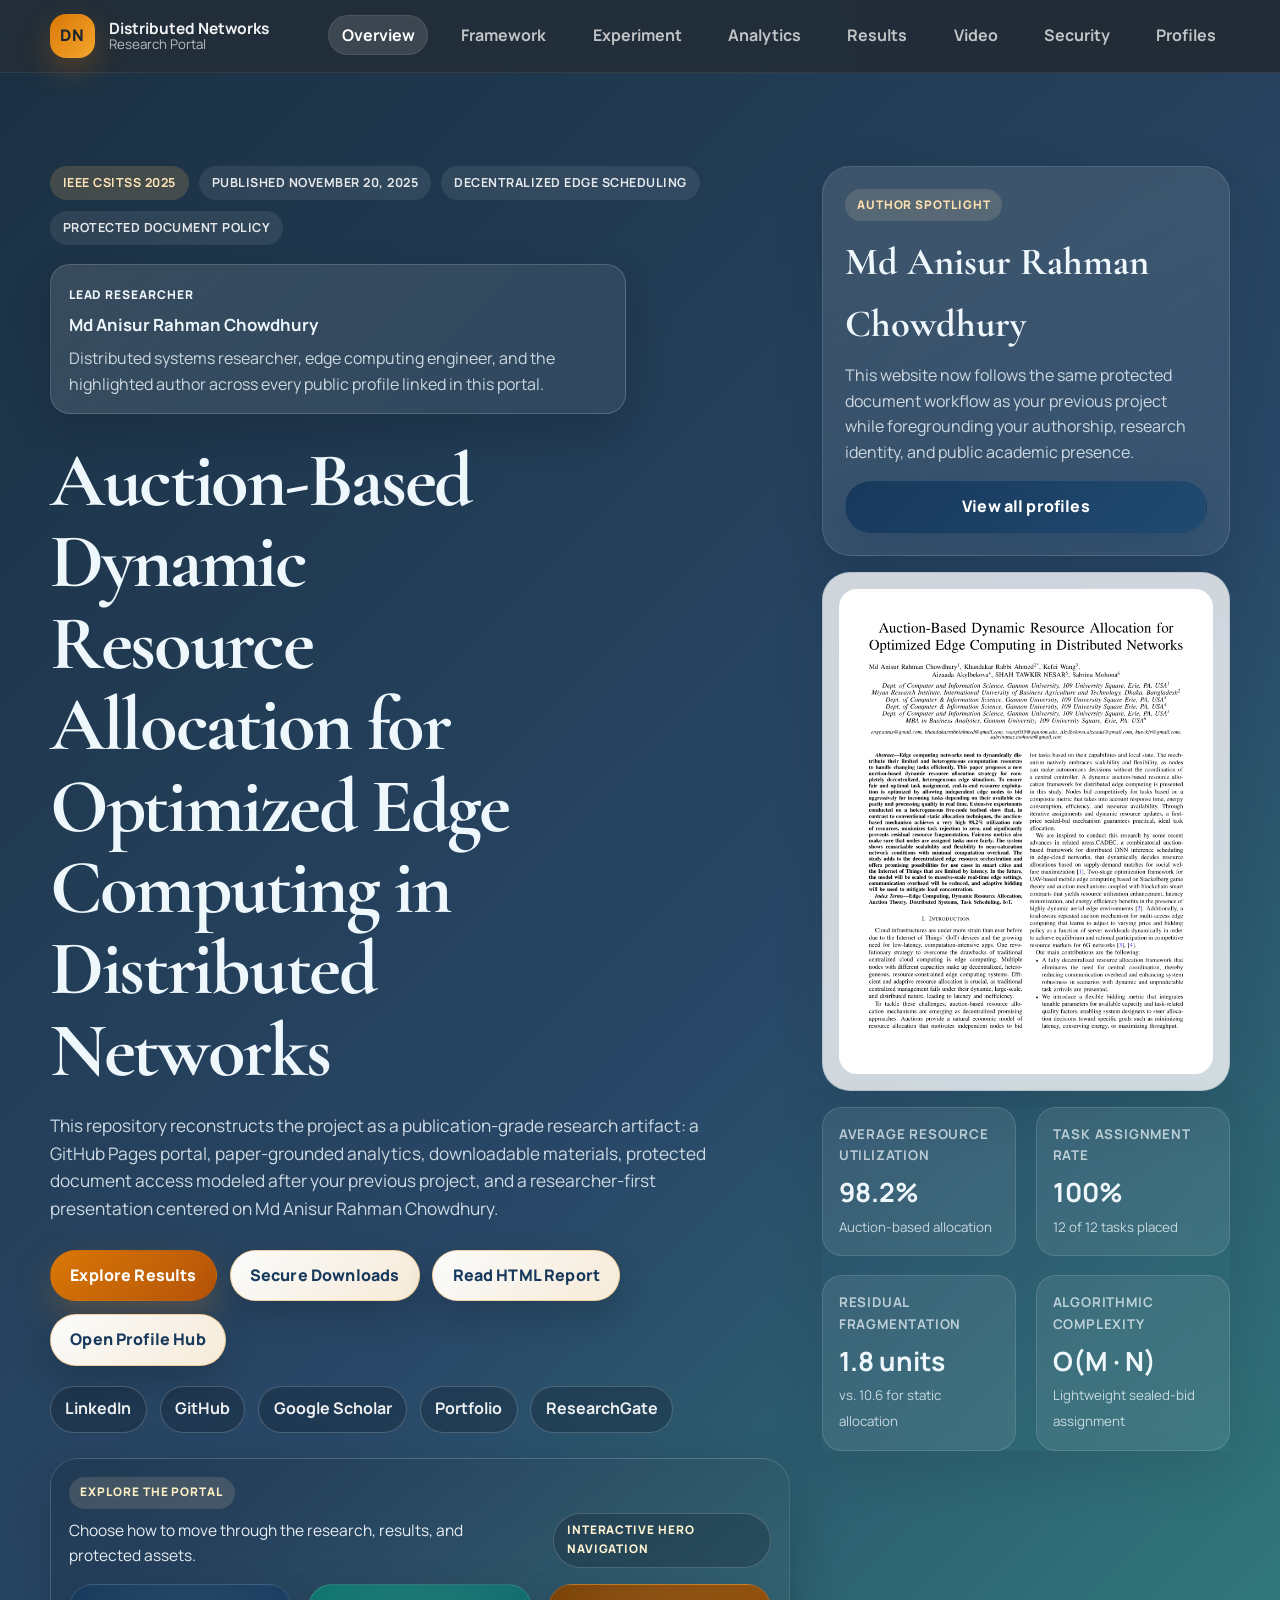
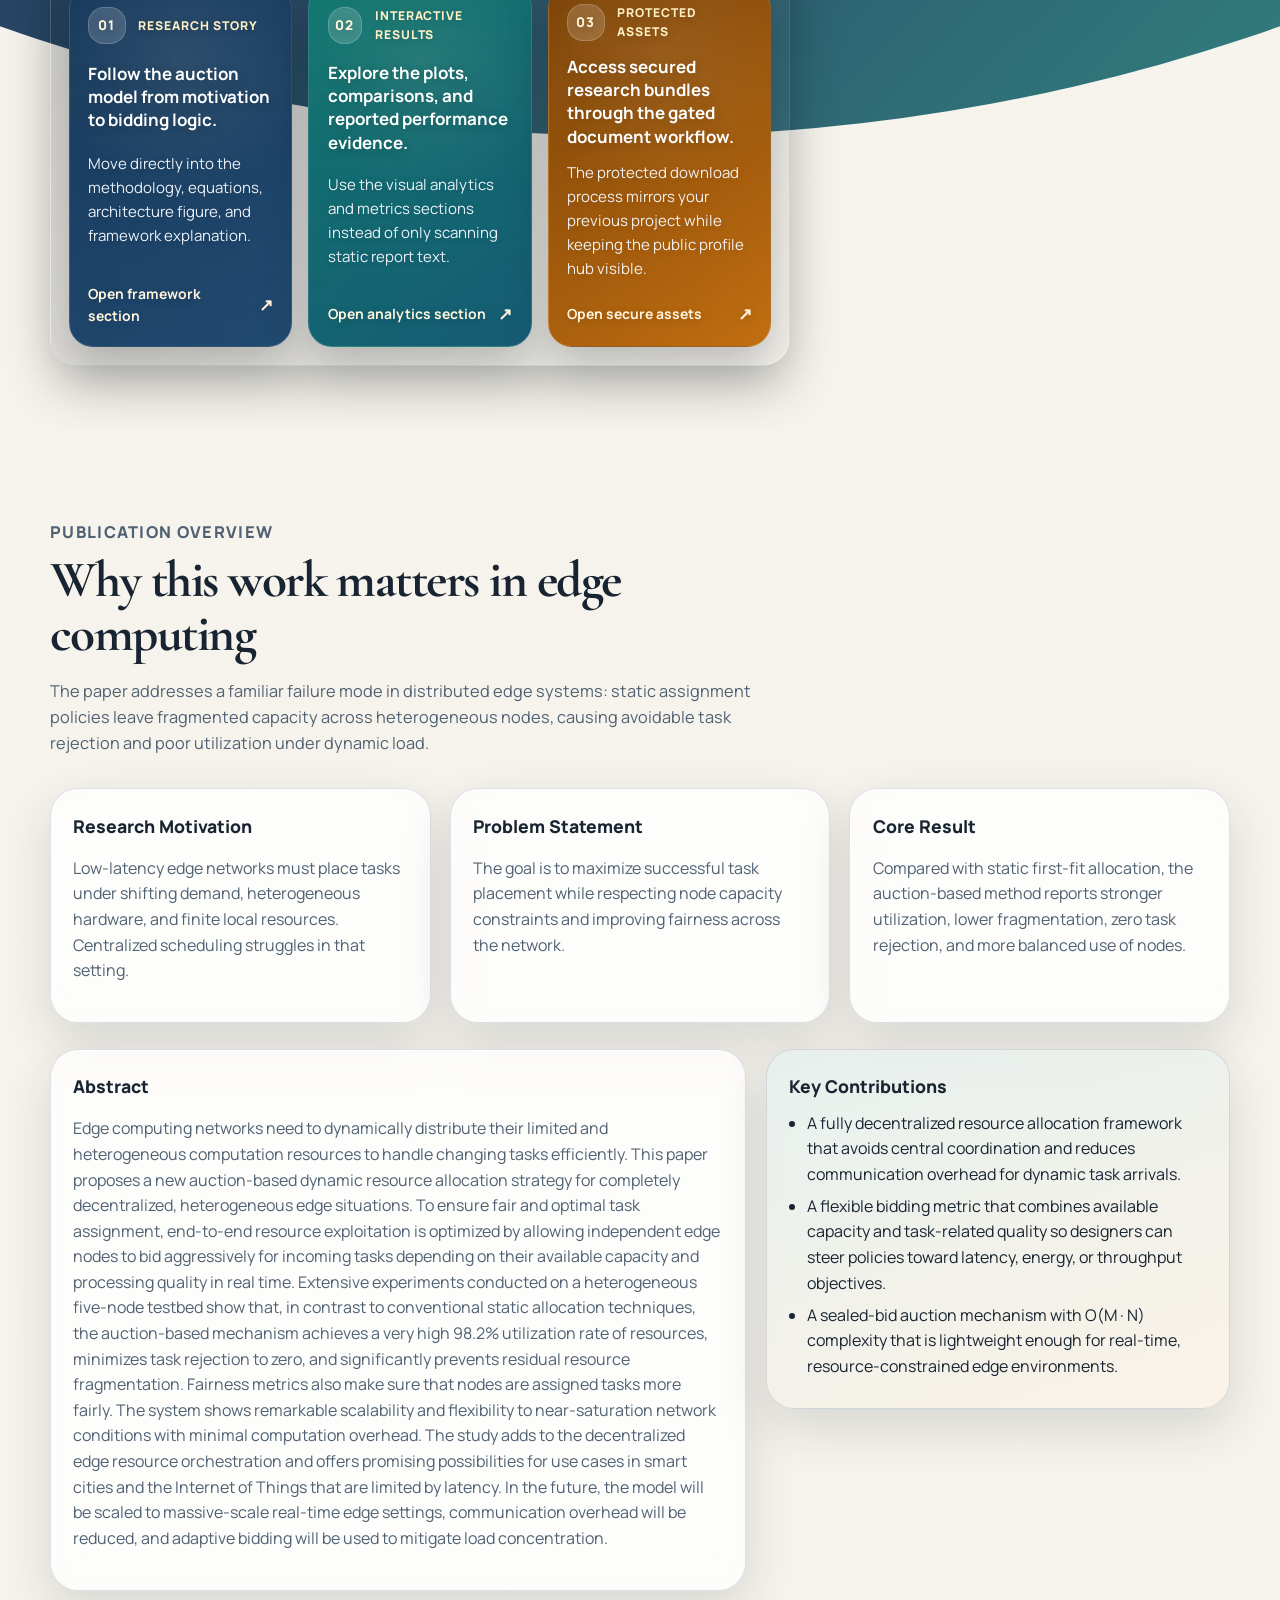
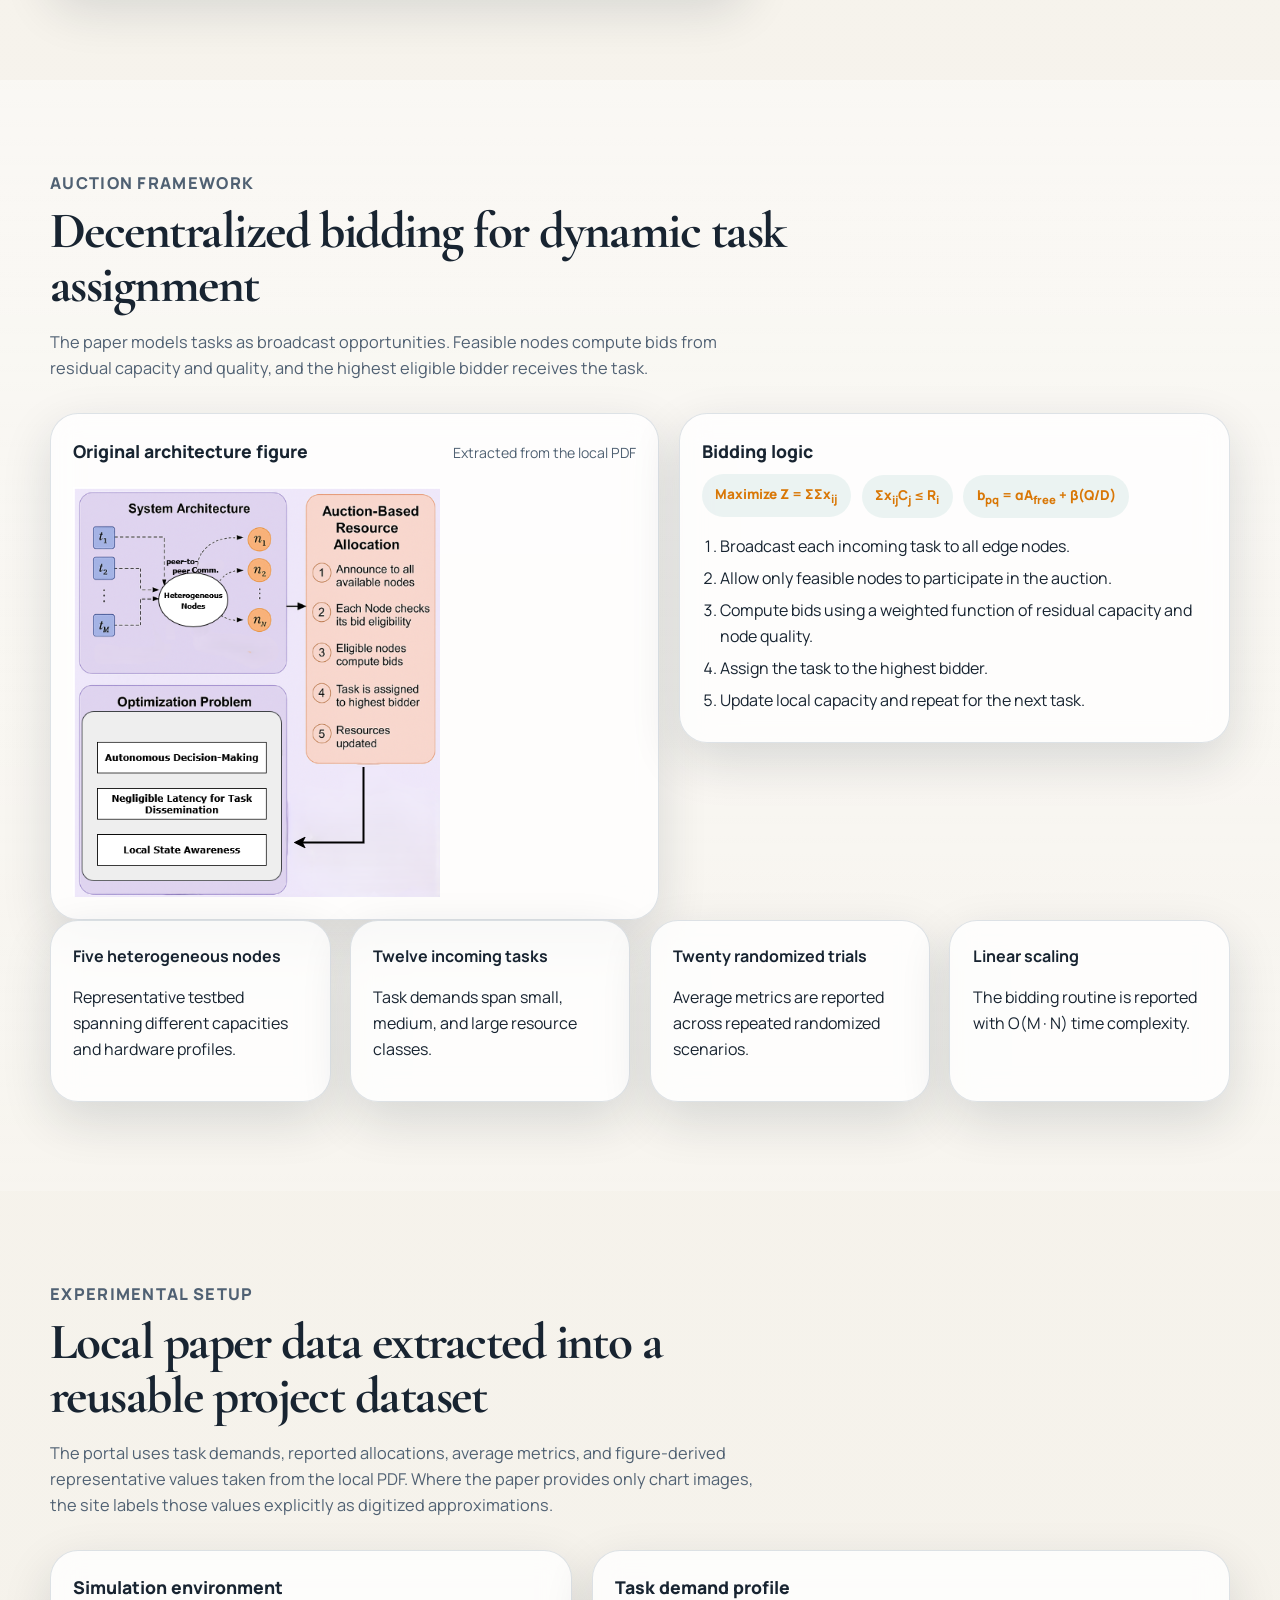
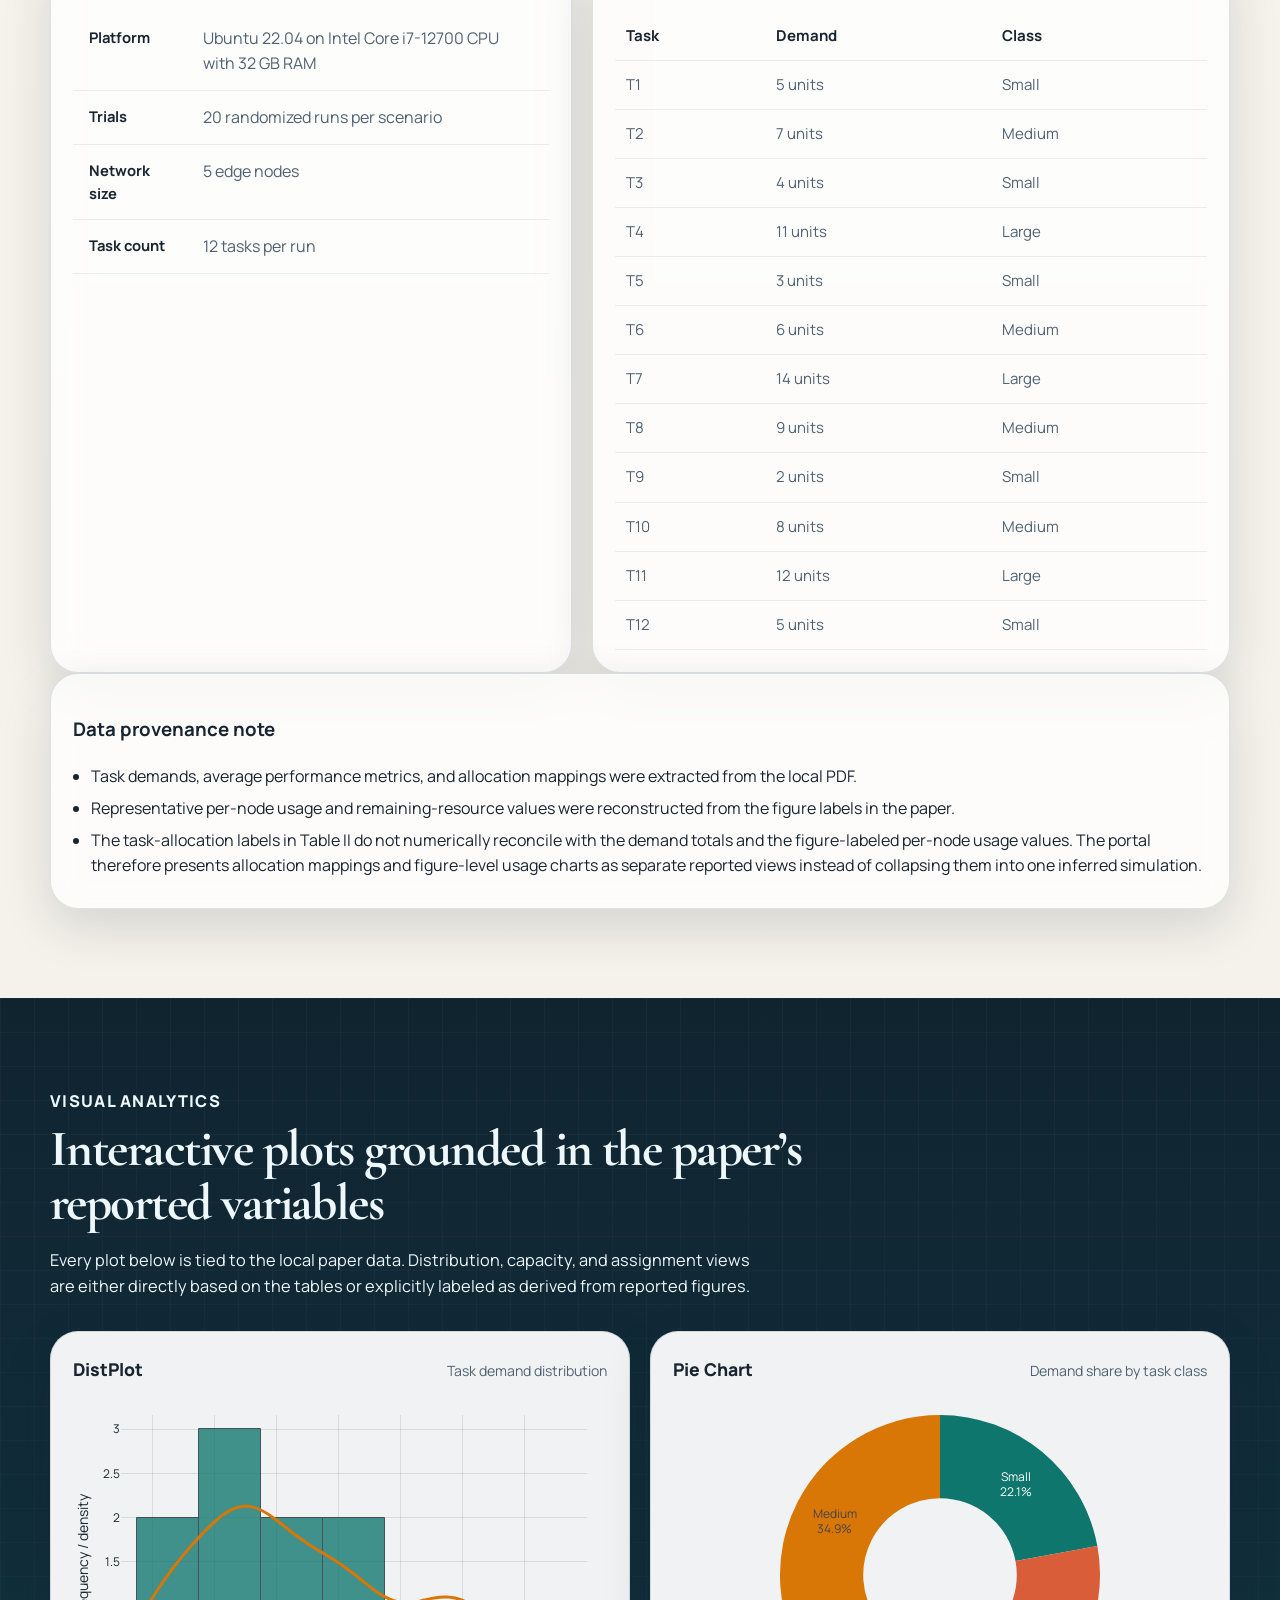
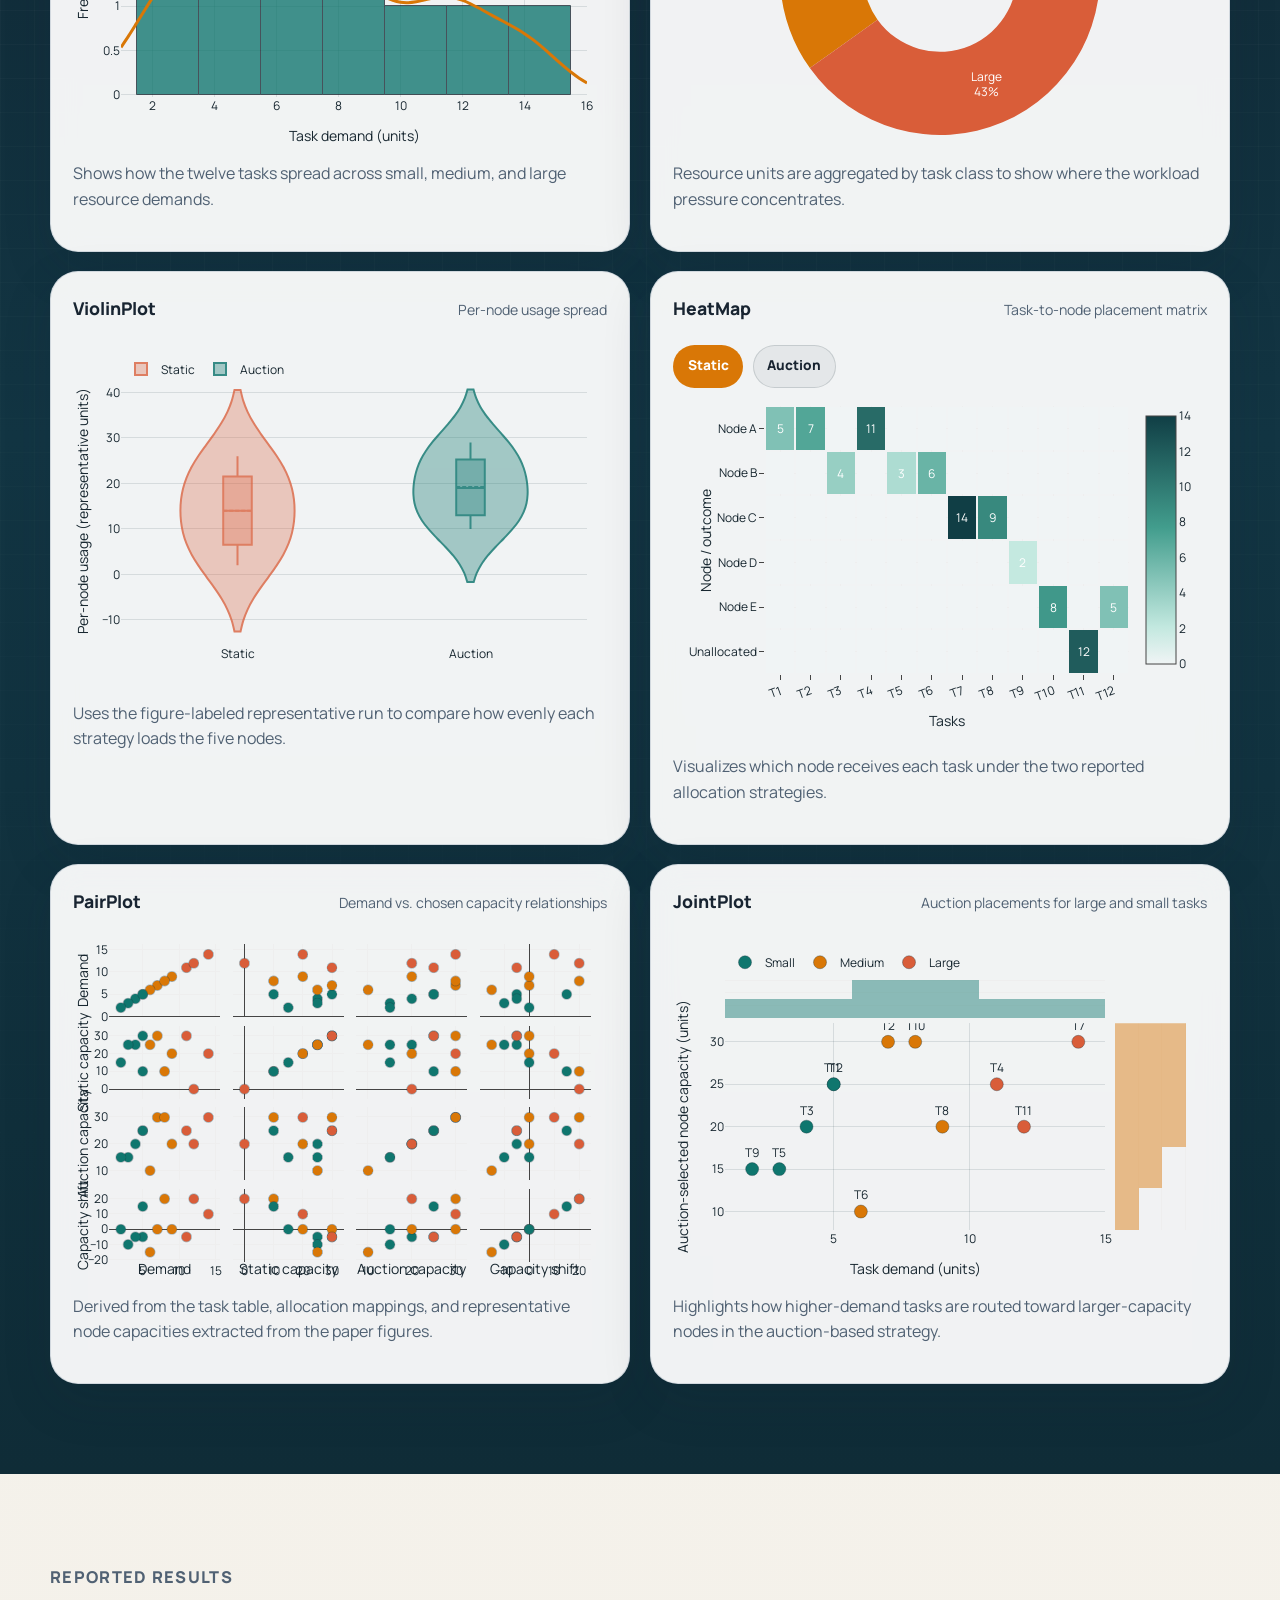
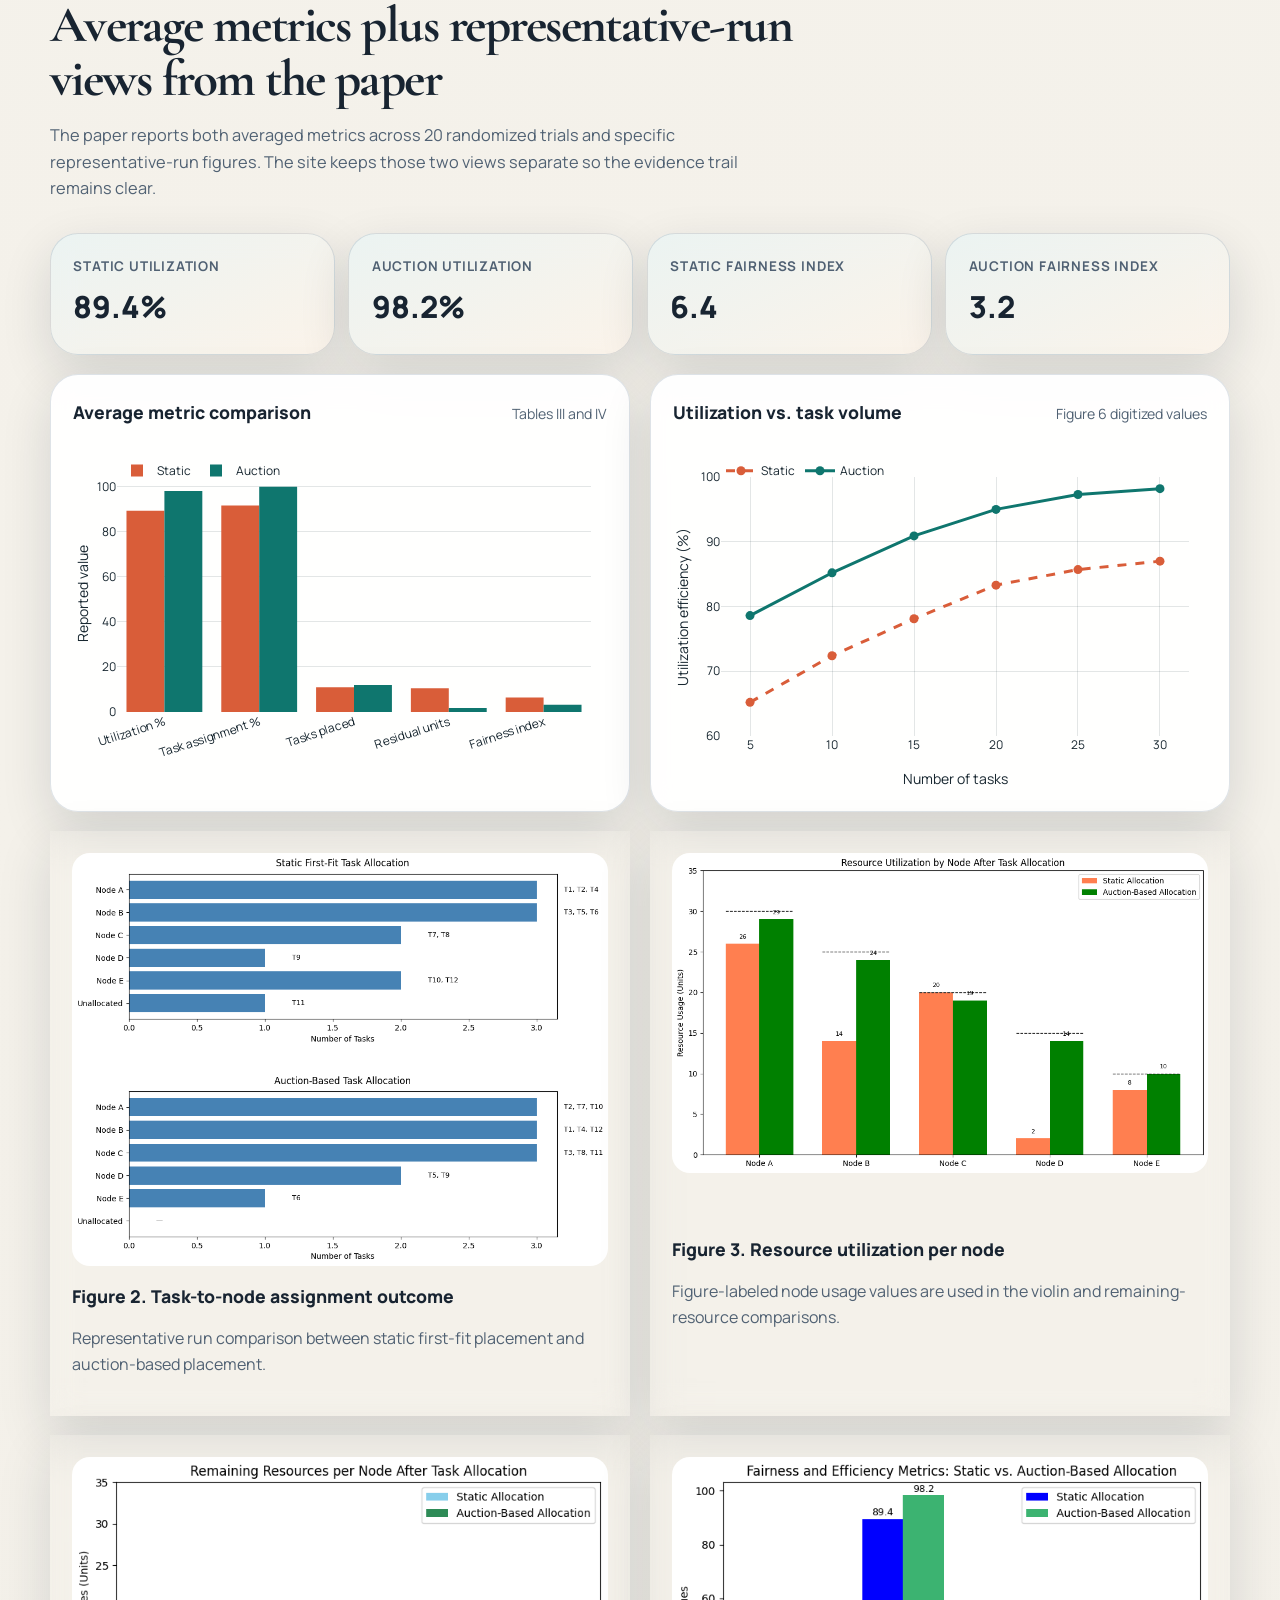
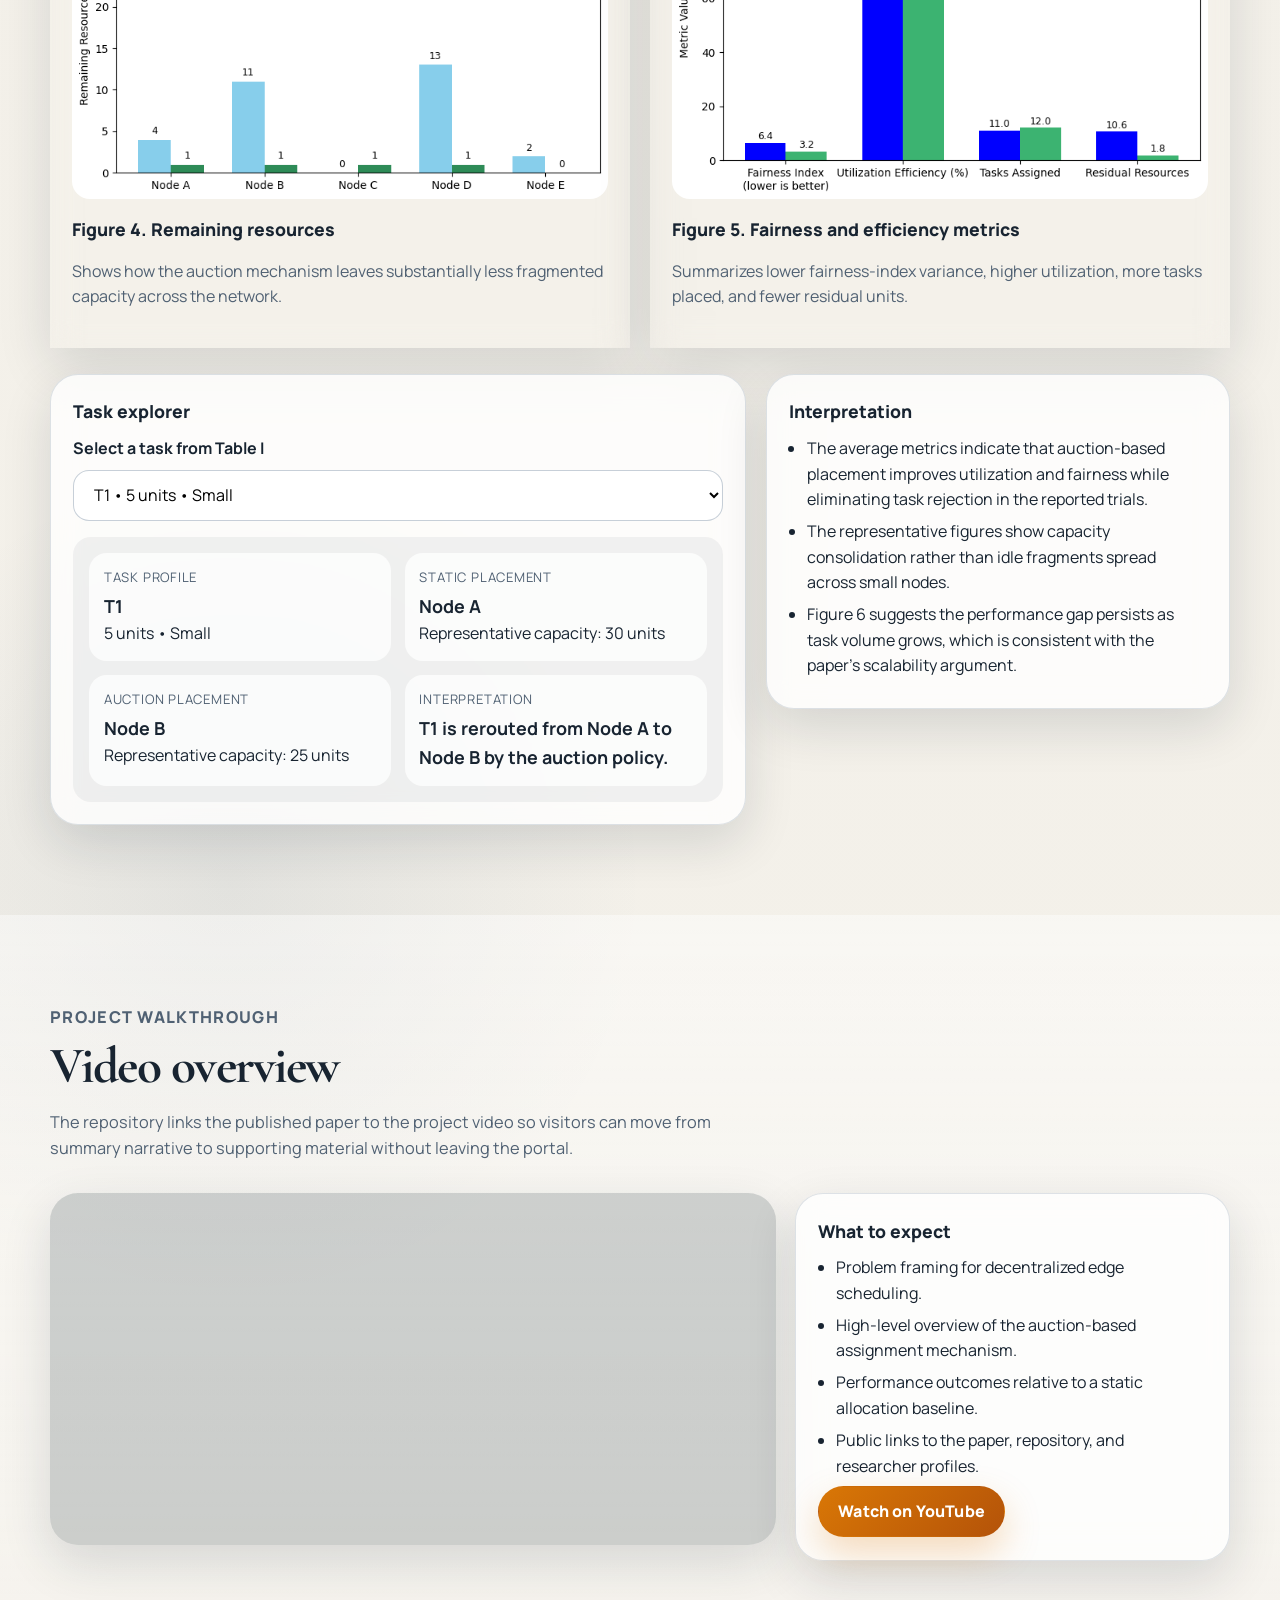
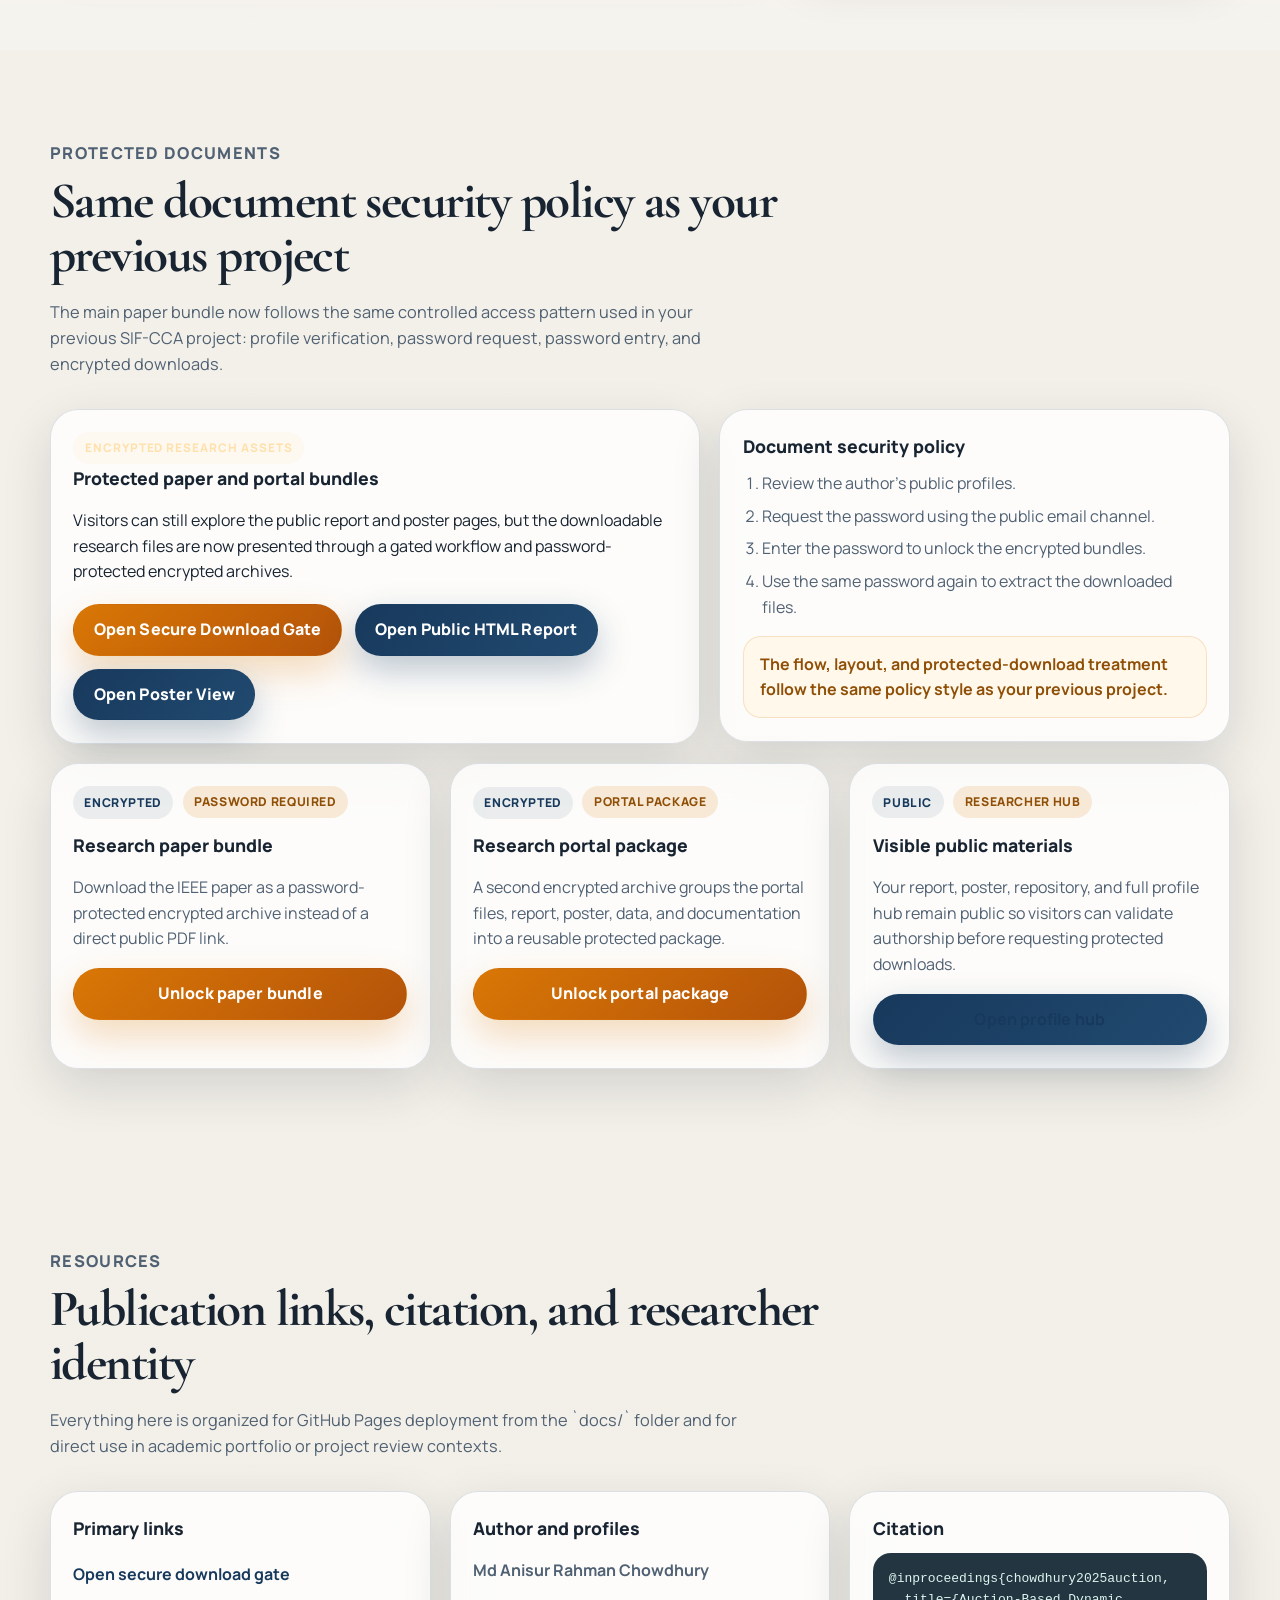
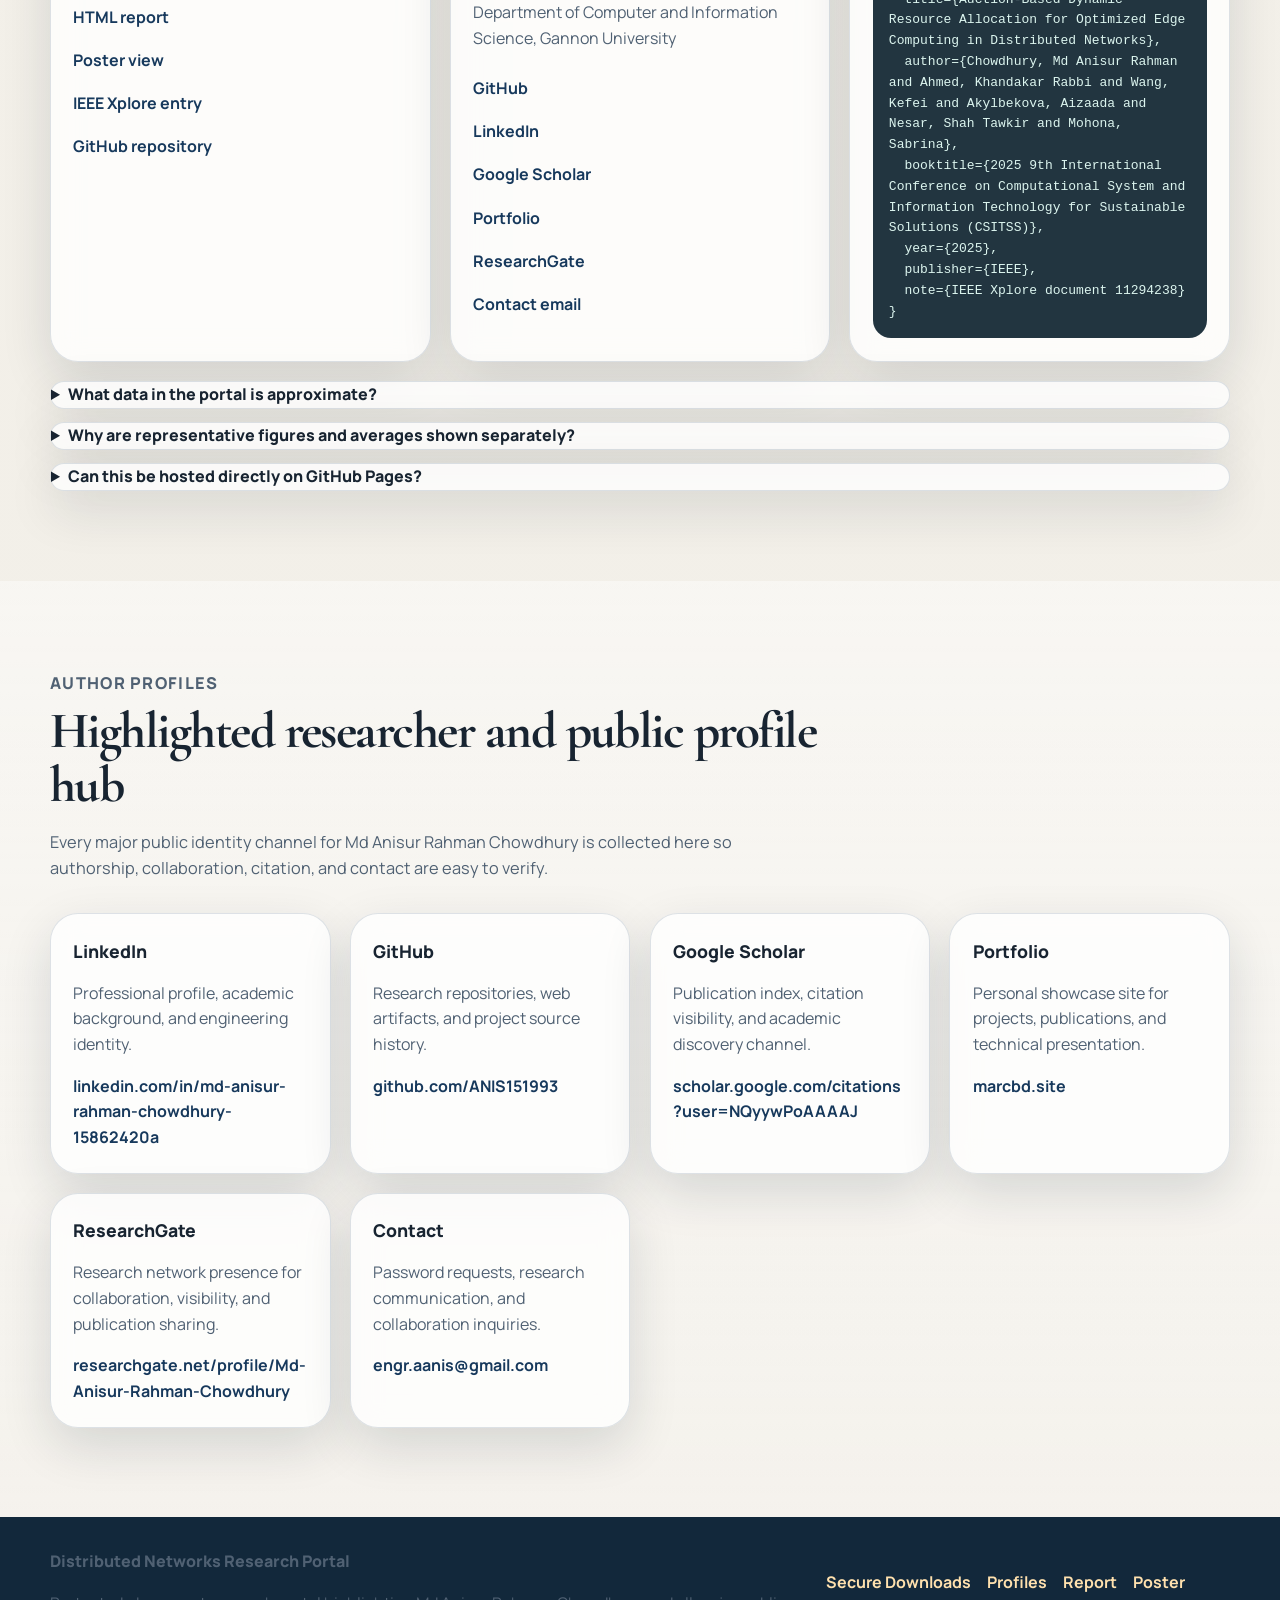
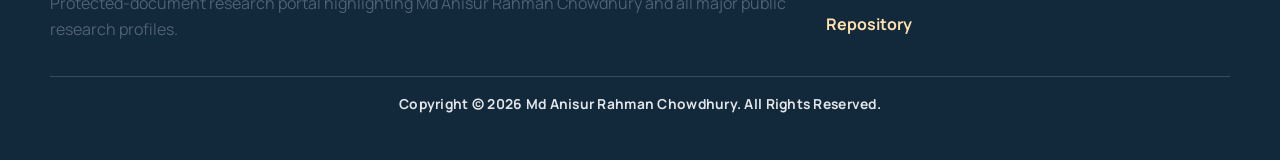
<file: docs/index.html>
<!DOCTYPE html>
<html lang="en">
<head>
  <meta charset="UTF-8">
  <meta name="viewport" content="width=device-width, initial-scale=1.0">
  <title>Distributed Networks Research Portal | Auction-Based Edge Resource Allocation</title>
  <meta name="description" content="Research portal for the IEEE paper on auction-based dynamic resource allocation for optimized edge computing in distributed networks.">
  <link rel="preconnect" href="https://fonts.googleapis.com">
  <link rel="preconnect" href="https://fonts.gstatic.com" crossorigin>
  <link href="https://fonts.googleapis.com/css2?family=Cormorant+Garamond:wght@500;600;700&family=Manrope:wght@400;500;600;700;800&display=swap" rel="stylesheet">
  <link rel="stylesheet" href="styles.css">
  <script src="https://cdn.plot.ly/plotly-2.35.2.min.js" defer></script>
  <script src="script.js" defer></script>
</head>
<body>
  <div class="scroll-progress" id="scrollProgress"></div>

  <nav class="site-nav" id="siteNav">
    <div class="nav-shell">
      <a class="brand" href="#top">
        <span class="brand-mark">DN</span>
        <span class="brand-copy">
          <strong>Distributed Networks</strong>
          <small>Research Portal</small>
        </span>
      </a>

      <button class="nav-toggle" type="button" aria-label="Toggle navigation" onclick="toggleNav()">
        <span></span>
        <span></span>
        <span></span>
      </button>

      <ul class="nav-links" id="navLinks">
        <li><a href="#overview">Overview</a></li>
        <li><a href="#framework">Framework</a></li>
        <li><a href="#experiment">Experiment</a></li>
        <li><a href="#analytics">Analytics</a></li>
        <li><a href="#results">Results</a></li>
        <li><a href="#video">Video</a></li>
        <li><a href="#security">Security</a></li>
        <li><a href="#profiles">Profiles</a></li>
      </ul>
    </div>
  </nav>

  <header class="hero" id="top">
    <div class="hero-backdrop"></div>
    <div class="container hero-grid">
      <div class="hero-copy" data-reveal>
        <div class="eyebrow-row">
          <span class="eyebrow accent">IEEE CSITSS 2025</span>
          <span class="eyebrow">Published November 20, 2025</span>
          <span class="eyebrow">Decentralized Edge Scheduling</span>
          <span class="eyebrow">Protected Document Policy</span>
        </div>

        <div class="researcher-ribbon">
          <span class="researcher-tag">Lead Researcher</span>
          <strong>Md Anisur Rahman Chowdhury</strong>
          <p>Distributed systems researcher, edge computing engineer, and the highlighted author across every public profile linked in this portal.</p>
        </div>

        <h1>Auction-Based Dynamic Resource Allocation for Optimized Edge Computing in Distributed Networks</h1>
        <p class="hero-summary">
          This repository reconstructs the project as a publication-grade research artifact: a GitHub Pages portal, paper-grounded analytics,
          downloadable materials, protected document access modeled after your previous project, and a researcher-first presentation centered on Md Anisur Rahman Chowdhury.
        </p>

        <div class="hero-actions">
          <a class="btn btn-primary" href="#analytics">Explore Results</a>
          <button class="btn btn-secondary" type="button" data-open-gate>Secure Downloads</button>
          <a class="btn btn-secondary" href="report.html">Read HTML Report</a>
          <a class="btn btn-secondary" href="#profiles">Open Profile Hub</a>
        </div>

        <div class="profile-pills">
          <a href="https://linkedin.com/in/md-anisur-rahman-chowdhury-15862420a" target="_blank" rel="noreferrer">LinkedIn</a>
          <a href="https://github.com/ANIS151993" target="_blank" rel="noreferrer">GitHub</a>
          <a href="https://scholar.google.com/citations?user=NQyywPoAAAAJ" target="_blank" rel="noreferrer">Google Scholar</a>
          <a href="https://marcbd.site" target="_blank" rel="noreferrer">Portfolio</a>
          <a href="https://researchgate.net/profile/Md-Anisur-Rahman-Chowdhury" target="_blank" rel="noreferrer">ResearchGate</a>
        </div>

        <div class="hero-engagement-shell">
          <div class="hero-engagement-intro">
            <div>
              <span class="hero-engagement-kicker">Explore The Portal</span>
              <p>Choose how to move through the research, results, and protected assets.</p>
            </div>
            <span class="hero-engagement-note">Interactive Hero Navigation</span>
          </div>

          <div class="hero-engagement-grid">
            <a class="hero-engagement-card hero-engagement-story" href="#framework">
              <div class="hero-engagement-top">
                <span class="hero-engagement-icon">01</span>
                <span class="hero-engagement-label">Research Story</span>
              </div>
              <strong>Follow the auction model from motivation to bidding logic.</strong>
              <p>Move directly into the methodology, equations, architecture figure, and framework explanation.</p>
              <div class="hero-engagement-footer">
                <span>Open framework section</span>
                <span class="hero-engagement-arrow">↗</span>
              </div>
            </a>

            <a class="hero-engagement-card hero-engagement-results" href="#analytics">
              <div class="hero-engagement-top">
                <span class="hero-engagement-icon">02</span>
                <span class="hero-engagement-label">Interactive Results</span>
              </div>
              <strong>Explore the plots, comparisons, and reported performance evidence.</strong>
              <p>Use the visual analytics and metrics sections instead of only scanning static report text.</p>
              <div class="hero-engagement-footer">
                <span>Open analytics section</span>
                <span class="hero-engagement-arrow">↗</span>
              </div>
            </a>

            <a class="hero-engagement-card hero-engagement-assets" href="#security">
              <div class="hero-engagement-top">
                <span class="hero-engagement-icon">03</span>
                <span class="hero-engagement-label">Protected Assets</span>
              </div>
              <strong>Access secured research bundles through the gated document workflow.</strong>
              <p>The protected download process mirrors your previous project while keeping the public profile hub visible.</p>
              <div class="hero-engagement-footer">
                <span>Open secure assets</span>
                <span class="hero-engagement-arrow">↗</span>
              </div>
            </a>
          </div>
        </div>
      </div>

      <aside class="hero-panel" data-reveal>
        <article class="author-spotlight">
          <span class="author-spotlight-tag">Author Spotlight</span>
          <h2>Md Anisur Rahman Chowdhury</h2>
          <p>
            This website now follows the same protected document workflow as your previous project while foregrounding your authorship, research identity, and public academic presence.
          </p>
          <a class="btn btn-dark btn-block" href="#profiles">View all profiles</a>
        </article>

        <div class="paper-preview-card">
          <img src="assets/images/paper-cover.png" alt="First page preview of the IEEE paper">
        </div>

        <div class="metric-stack">
          <article class="metric-tile">
            <span>Average resource utilization</span>
            <strong>98.2%</strong>
            <small>Auction-based allocation</small>
          </article>
          <article class="metric-tile">
            <span>Task assignment rate</span>
            <strong>100%</strong>
            <small>12 of 12 tasks placed</small>
          </article>
          <article class="metric-tile">
            <span>Residual fragmentation</span>
            <strong>1.8 units</strong>
            <small>vs. 10.6 for static allocation</small>
          </article>
          <article class="metric-tile">
            <span>Algorithmic complexity</span>
            <strong>O(M · N)</strong>
            <small>Lightweight sealed-bid assignment</small>
          </article>
        </div>
      </aside>
    </div>
  </header>

  <main>
    <section class="section" id="overview">
      <div class="container">
        <div class="section-heading" data-reveal>
          <p class="section-kicker">Publication Overview</p>
          <h2>Why this work matters in edge computing</h2>
          <p>
            The paper addresses a familiar failure mode in distributed edge systems: static assignment policies leave fragmented capacity across heterogeneous nodes,
            causing avoidable task rejection and poor utilization under dynamic load.
          </p>
        </div>

        <div class="card-grid three-up">
          <article class="card" data-reveal>
            <h3>Research Motivation</h3>
            <p>
              Low-latency edge networks must place tasks under shifting demand, heterogeneous hardware, and finite local resources. Centralized scheduling struggles in that setting.
            </p>
          </article>
          <article class="card" data-reveal>
            <h3>Problem Statement</h3>
            <p>
              The goal is to maximize successful task placement while respecting node capacity constraints and improving fairness across the network.
            </p>
          </article>
          <article class="card" data-reveal>
            <h3>Core Result</h3>
            <p>
              Compared with static first-fit allocation, the auction-based method reports stronger utilization, lower fragmentation, zero task rejection, and more balanced use of nodes.
            </p>
          </article>
        </div>

        <div class="split-panel" data-reveal>
          <article class="card">
            <h3>Abstract</h3>
            <p id="abstractText">
              Edge computing networks need to dynamically distribute their limited and heterogeneous computation resources to handle changing tasks efficiently.
            </p>
          </article>
          <article class="callout-card accent-card">
            <h3>Key Contributions</h3>
            <ul class="list-tight" id="contributionsList">
              <li>Loading contributions from the paper data.</li>
            </ul>
          </article>
        </div>
      </div>
    </section>

    <section class="section section-alt" id="framework">
      <div class="container">
        <div class="section-heading" data-reveal>
          <p class="section-kicker">Auction Framework</p>
          <h2>Decentralized bidding for dynamic task assignment</h2>
          <p>
            The paper models tasks as broadcast opportunities. Feasible nodes compute bids from residual capacity and quality, and the highest eligible bidder receives the task.
          </p>
        </div>

        <div class="framework-layout">
          <article class="visual-card" data-reveal>
            <div class="visual-header">
              <h3>Original architecture figure</h3>
              <span>Extracted from the local PDF</span>
            </div>
            <img src="assets/images/framework-architecture-paper.png" alt="Auction-based resource allocation architecture figure from the paper">
          </article>

          <article class="card framework-card" data-reveal>
            <h3>Bidding logic</h3>
            <div class="equation-strip">
              <span class="equation-chip">Maximize Z = ΣΣx<sub>ij</sub></span>
              <span class="equation-chip">Σx<sub>ij</sub>C<sub>j</sub> ≤ R<sub>i</sub></span>
              <span class="equation-chip">b<sub>pq</sub> = αA<sub>free</sub> + β(Q/D)</span>
            </div>
            <ol class="step-list" id="algorithmSteps">
              <li>Loading methodology steps.</li>
            </ol>
          </article>
        </div>

        <div class="card-grid four-up" data-reveal>
          <article class="mini-card">
            <strong>Five heterogeneous nodes</strong>
            <p>Representative testbed spanning different capacities and hardware profiles.</p>
          </article>
          <article class="mini-card">
            <strong>Twelve incoming tasks</strong>
            <p>Task demands span small, medium, and large resource classes.</p>
          </article>
          <article class="mini-card">
            <strong>Twenty randomized trials</strong>
            <p>Average metrics are reported across repeated randomized scenarios.</p>
          </article>
          <article class="mini-card">
            <strong>Linear scaling</strong>
            <p>The bidding routine is reported with O(M · N) time complexity.</p>
          </article>
        </div>
      </div>
    </section>

    <section class="section" id="experiment">
      <div class="container">
        <div class="section-heading" data-reveal>
          <p class="section-kicker">Experimental Setup</p>
          <h2>Local paper data extracted into a reusable project dataset</h2>
          <p>
            The portal uses task demands, reported allocations, average metrics, and figure-derived representative values taken from the local PDF. Where the paper provides only chart images, the site labels those values explicitly as digitized approximations.
          </p>
        </div>

        <div class="experiment-grid">
          <article class="card" data-reveal>
            <h3>Simulation environment</h3>
            <table class="stats-table">
              <tbody>
                <tr><th>Platform</th><td id="platformSpec">Ubuntu 22.04 on Intel Core i7-12700 CPU with 32 GB RAM</td></tr>
                <tr><th>Trials</th><td>20 randomized runs per scenario</td></tr>
                <tr><th>Network size</th><td>5 edge nodes</td></tr>
                <tr><th>Task count</th><td>12 tasks per run</td></tr>
              </tbody>
            </table>
          </article>

          <article class="card" data-reveal>
            <h3>Task demand profile</h3>
            <div class="table-wrap">
              <table class="stats-table compact" id="taskDemandTable">
                <thead>
                  <tr>
                    <th>Task</th>
                    <th>Demand</th>
                    <th>Class</th>
                  </tr>
                </thead>
                <tbody>
                  <tr><td colspan="3">Loading task data.</td></tr>
                </tbody>
              </table>
            </div>
          </article>
        </div>

        <div class="notice-panel" data-reveal>
          <h3>Data provenance note</h3>
          <ul class="list-tight" id="integrityNotes">
            <li>Loading provenance notes.</li>
          </ul>
        </div>
      </div>
    </section>

    <section class="section section-dark" id="analytics">
      <div class="container">
        <div class="section-heading invert" data-reveal>
          <p class="section-kicker">Visual Analytics</p>
          <h2>Interactive plots grounded in the paper’s reported variables</h2>
          <p>
            Every plot below is tied to the local paper data. Distribution, capacity, and assignment views are either directly based on the tables or explicitly labeled as derived from reported figures.
          </p>
        </div>

        <div class="analytics-grid">
          <article class="plot-card" data-reveal>
            <div class="plot-heading">
              <h3>DistPlot</h3>
              <span>Task demand distribution</span>
            </div>
            <div id="distPlot" class="plot-surface"></div>
            <p class="plot-note">Shows how the twelve tasks spread across small, medium, and large resource demands.</p>
          </article>

          <article class="plot-card" data-reveal>
            <div class="plot-heading">
              <h3>Pie Chart</h3>
              <span>Demand share by task class</span>
            </div>
            <div id="piePlot" class="plot-surface"></div>
            <p class="plot-note">Resource units are aggregated by task class to show where the workload pressure concentrates.</p>
          </article>

          <article class="plot-card" data-reveal>
            <div class="plot-heading">
              <h3>ViolinPlot</h3>
              <span>Per-node usage spread</span>
            </div>
            <div id="violinPlot" class="plot-surface"></div>
            <p class="plot-note">Uses the figure-labeled representative run to compare how evenly each strategy loads the five nodes.</p>
          </article>

          <article class="plot-card" data-reveal>
            <div class="plot-heading">
              <h3>HeatMap</h3>
              <span>Task-to-node placement matrix</span>
            </div>
            <div class="plot-toolbar">
              <button class="pill-btn active" type="button" data-heatmap-mode="static">Static</button>
              <button class="pill-btn" type="button" data-heatmap-mode="auction">Auction</button>
            </div>
            <div id="heatMapPlot" class="plot-surface"></div>
            <p class="plot-note">Visualizes which node receives each task under the two reported allocation strategies.</p>
          </article>

          <article class="plot-card" data-reveal>
            <div class="plot-heading">
              <h3>PairPlot</h3>
              <span>Demand vs. chosen capacity relationships</span>
            </div>
            <div id="pairPlot" class="plot-surface"></div>
            <p class="plot-note">Derived from the task table, allocation mappings, and representative node capacities extracted from the paper figures.</p>
          </article>

          <article class="plot-card" data-reveal>
            <div class="plot-heading">
              <h3>JointPlot</h3>
              <span>Auction placements for large and small tasks</span>
            </div>
            <div id="jointPlot" class="plot-surface"></div>
            <p class="plot-note">Highlights how higher-demand tasks are routed toward larger-capacity nodes in the auction-based strategy.</p>
          </article>
        </div>
      </div>
    </section>

    <section class="section" id="results">
      <div class="container">
        <div class="section-heading" data-reveal>
          <p class="section-kicker">Reported Results</p>
          <h2>Average metrics plus representative-run views from the paper</h2>
          <p>
            The paper reports both averaged metrics across 20 randomized trials and specific representative-run figures. The site keeps those two views separate so the evidence trail remains clear.
          </p>
        </div>

        <div class="metrics-bar" id="resultsMetrics" data-reveal>
          <article class="metric-banner">
            <span>Static utilization</span>
            <strong>89.4%</strong>
          </article>
          <article class="metric-banner">
            <span>Auction utilization</span>
            <strong>98.2%</strong>
          </article>
          <article class="metric-banner">
            <span>Static fairness index</span>
            <strong>6.4</strong>
          </article>
          <article class="metric-banner">
            <span>Auction fairness index</span>
            <strong>3.2</strong>
          </article>
        </div>

        <div class="chart-row">
          <article class="plot-card light" data-reveal>
            <div class="plot-heading">
              <h3>Average metric comparison</h3>
              <span>Tables III and IV</span>
            </div>
            <div id="performanceBarPlot" class="plot-surface"></div>
          </article>

          <article class="plot-card light" data-reveal>
            <div class="plot-heading">
              <h3>Utilization vs. task volume</h3>
              <span>Figure 6 digitized values</span>
            </div>
            <div id="efficiencyTrendPlot" class="plot-surface"></div>
          </article>
        </div>

        <div class="figure-gallery">
          <article class="figure-card" data-reveal>
            <img src="assets/images/task-allocation-comparison-paper.png" alt="Task allocation comparison from the paper">
            <div>
              <h3>Figure 2. Task-to-node assignment outcome</h3>
              <p>Representative run comparison between static first-fit placement and auction-based placement.</p>
            </div>
          </article>
          <article class="figure-card" data-reveal>
            <img src="assets/images/resource-utilization-paper.png" alt="Resource utilization by node after task allocation">
            <div>
              <h3>Figure 3. Resource utilization per node</h3>
              <p>Figure-labeled node usage values are used in the violin and remaining-resource comparisons.</p>
            </div>
          </article>
          <article class="figure-card" data-reveal>
            <img src="assets/images/remaining-resources-paper.png" alt="Remaining resources per node after allocation">
            <div>
              <h3>Figure 4. Remaining resources</h3>
              <p>Shows how the auction mechanism leaves substantially less fragmented capacity across the network.</p>
            </div>
          </article>
          <article class="figure-card" data-reveal>
            <img src="assets/images/fairness-efficiency-paper.png" alt="Fairness and efficiency metric comparison">
            <div>
              <h3>Figure 5. Fairness and efficiency metrics</h3>
              <p>Summarizes lower fairness-index variance, higher utilization, more tasks placed, and fewer residual units.</p>
            </div>
          </article>
        </div>

        <div class="split-panel" data-reveal>
          <article class="card">
            <h3>Task explorer</h3>
            <label class="field-label" for="taskSelector">Select a task from Table I</label>
            <select id="taskSelector" class="select-control"></select>
            <div class="task-explorer" id="taskExplorer">
              <p>Select a task to compare how each strategy treats it.</p>
            </div>
          </article>

          <article class="card">
            <h3>Interpretation</h3>
            <ul class="list-tight">
              <li>The average metrics indicate that auction-based placement improves utilization and fairness while eliminating task rejection in the reported trials.</li>
              <li>The representative figures show capacity consolidation rather than idle fragments spread across small nodes.</li>
              <li>Figure 6 suggests the performance gap persists as task volume grows, which is consistent with the paper’s scalability argument.</li>
            </ul>
          </article>
        </div>
      </div>
    </section>

    <section class="section section-alt" id="video">
      <div class="container">
        <div class="section-heading" data-reveal>
          <p class="section-kicker">Project Walkthrough</p>
          <h2>Video overview</h2>
          <p>
            The repository links the published paper to the project video so visitors can move from summary narrative to supporting material without leaving the portal.
          </p>
        </div>

        <div class="video-layout">
          <div class="video-frame" data-reveal>
            <iframe src="https://www.youtube.com/embed/F9P6sYJBts0" title="Auction-Based Dynamic Resource Allocation for Optimized Edge Computing in Distributed Networks" loading="lazy" allow="accelerometer; autoplay; clipboard-write; encrypted-media; gyroscope; picture-in-picture; web-share" referrerpolicy="strict-origin-when-cross-origin" allowfullscreen></iframe>
          </div>
          <article class="card" data-reveal>
            <h3>What to expect</h3>
            <ul class="list-tight">
              <li>Problem framing for decentralized edge scheduling.</li>
              <li>High-level overview of the auction-based assignment mechanism.</li>
              <li>Performance outcomes relative to a static allocation baseline.</li>
              <li>Public links to the paper, repository, and researcher profiles.</li>
            </ul>
            <a class="btn btn-primary" href="https://youtu.be/F9P6sYJBts0" target="_blank" rel="noreferrer">Watch on YouTube</a>
          </article>
        </div>
      </div>
    </section>

    <section class="section" id="security">
      <div class="container">
        <div class="section-heading" data-reveal>
          <p class="section-kicker">Protected Documents</p>
          <h2>Same document security policy as your previous project</h2>
          <p>
            The main paper bundle now follows the same controlled access pattern used in your previous SIF-CCA project: profile verification, password request, password entry, and encrypted downloads.
          </p>
        </div>

        <div class="security-grid">
          <article class="security-card" data-reveal>
            <span class="resource-badge">Encrypted Research Assets</span>
            <h3>Protected paper and portal bundles</h3>
            <p>
              Visitors can still explore the public report and poster pages, but the downloadable research files are now presented through a gated workflow and password-protected encrypted archives.
            </p>
            <div class="hero-actions security-actions">
              <button class="btn btn-primary" type="button" data-open-gate>Open Secure Download Gate</button>
              <a class="btn btn-dark" href="report.html">Open Public HTML Report</a>
              <a class="btn btn-dark" href="poster.html">Open Poster View</a>
            </div>
          </article>

          <aside class="policy-card" data-reveal>
            <h3>Document security policy</h3>
            <ol class="policy-list">
              <li>Review the author's public profiles.</li>
              <li>Request the password using the public email channel.</li>
              <li>Enter the password to unlock the encrypted bundles.</li>
              <li>Use the same password again to extract the downloaded files.</li>
            </ol>
            <p class="policy-note">
              The flow, layout, and protected-download treatment follow the same policy style as your previous project.
            </p>
          </aside>
        </div>

        <div class="resource-grid" data-reveal>
          <article class="resource-card">
            <div class="resource-meta">
              <span class="pill">Encrypted</span>
              <span class="pill accent">Password required</span>
            </div>
            <h3>Research paper bundle</h3>
            <p>
              Download the IEEE paper as a password-protected encrypted archive instead of a direct public PDF link.
            </p>
            <button class="btn btn-primary btn-block" type="button" data-open-gate>Unlock paper bundle</button>
          </article>

          <article class="resource-card">
            <div class="resource-meta">
              <span class="pill">Encrypted</span>
              <span class="pill accent">Portal package</span>
            </div>
            <h3>Research portal package</h3>
            <p>
              A second encrypted archive groups the portal files, report, poster, data, and documentation into a reusable protected package.
            </p>
            <button class="btn btn-primary btn-block" type="button" data-open-gate>Unlock portal package</button>
          </article>

          <article class="resource-card">
            <div class="resource-meta">
              <span class="pill">Public</span>
              <span class="pill accent">Researcher hub</span>
            </div>
            <h3>Visible public materials</h3>
            <p>
              Your report, poster, repository, and full profile hub remain public so visitors can validate authorship before requesting protected downloads.
            </p>
            <a class="btn btn-dark btn-block" href="#profiles">Open profile hub</a>
          </article>
        </div>
      </div>
    </section>

    <section class="section" id="publication">
      <div class="container">
        <div class="section-heading" data-reveal>
          <p class="section-kicker">Resources</p>
          <h2>Publication links, citation, and researcher identity</h2>
          <p>
            Everything here is organized for GitHub Pages deployment from the `docs/` folder and for direct use in academic portfolio or project review contexts.
          </p>
        </div>

        <div class="card-grid three-up">
          <article class="card" data-reveal>
            <h3>Primary links</h3>
            <div class="link-stack">
              <a href="#download-gate" data-open-gate>Open secure download gate</a>
              <a href="report.html">HTML report</a>
              <a href="poster.html">Poster view</a>
              <a href="https://ieeexplore.ieee.org/abstract/document/11294238" target="_blank" rel="noreferrer">IEEE Xplore entry</a>
              <a href="https://github.com/ANIS151993/Distributed-Networks" target="_blank" rel="noreferrer">GitHub repository</a>
            </div>
          </article>

          <article class="card" data-reveal>
            <h3>Author and profiles</h3>
            <p><strong>Md Anisur Rahman Chowdhury</strong></p>
            <p>Department of Computer and Information Science, Gannon University</p>
            <div class="link-stack">
              <a href="https://github.com/ANIS151993" target="_blank" rel="noreferrer">GitHub</a>
              <a href="https://linkedin.com/in/md-anisur-rahman-chowdhury-15862420a" target="_blank" rel="noreferrer">LinkedIn</a>
              <a href="https://scholar.google.com/citations?user=NQyywPoAAAAJ" target="_blank" rel="noreferrer">Google Scholar</a>
              <a href="https://marcbd.site" target="_blank" rel="noreferrer">Portfolio</a>
              <a href="https://researchgate.net/profile/Md-Anisur-Rahman-Chowdhury" target="_blank" rel="noreferrer">ResearchGate</a>
              <a href="mailto:engr.aanis@gmail.com">Contact email</a>
            </div>
          </article>

          <article class="card" data-reveal>
            <h3>Citation</h3>
            <pre class="citation-block" id="citationBlock">Loading citation.</pre>
          </article>
        </div>

        <div class="faq-grid">
          <details class="faq-item" data-reveal>
            <summary>What data in the portal is approximate?</summary>
            <p>Only the task-volume efficiency line values are approximate digitizations from Figure 6 because the local PDF does not provide that chart as a numeric table.</p>
          </details>
          <details class="faq-item" data-reveal>
            <summary>Why are representative figures and averages shown separately?</summary>
            <p>The paper includes average metrics across 20 randomized trials and distinct representative-run visuals. The portal preserves that separation to avoid inventing a merged dataset.</p>
          </details>
          <details class="faq-item" data-reveal>
            <summary>Can this be hosted directly on GitHub Pages?</summary>
            <p>Yes. The project is structured for Pages deployment from the `docs/` directory on the main branch.</p>
          </details>
        </div>
      </div>
    </section>

    <section class="section section-alt" id="profiles">
      <div class="container">
        <div class="section-heading" data-reveal>
          <p class="section-kicker">Author Profiles</p>
          <h2>Highlighted researcher and public profile hub</h2>
          <p>
            Every major public identity channel for Md Anisur Rahman Chowdhury is collected here so authorship, collaboration, citation, and contact are easy to verify.
          </p>
        </div>

        <div class="profile-grid">
          <article class="profile-card" data-reveal>
            <h3>LinkedIn</h3>
            <p>Professional profile, academic background, and engineering identity.</p>
            <a href="https://linkedin.com/in/md-anisur-rahman-chowdhury-15862420a" target="_blank" rel="noreferrer">linkedin.com/in/md-anisur-rahman-chowdhury-15862420a</a>
          </article>

          <article class="profile-card" data-reveal>
            <h3>GitHub</h3>
            <p>Research repositories, web artifacts, and project source history.</p>
            <a href="https://github.com/ANIS151993" target="_blank" rel="noreferrer">github.com/ANIS151993</a>
          </article>

          <article class="profile-card" data-reveal>
            <h3>Google Scholar</h3>
            <p>Publication index, citation visibility, and academic discovery channel.</p>
            <a href="https://scholar.google.com/citations?user=NQyywPoAAAAJ" target="_blank" rel="noreferrer">scholar.google.com/citations?user=NQyywPoAAAAJ</a>
          </article>

          <article class="profile-card" data-reveal>
            <h3>Portfolio</h3>
            <p>Personal showcase site for projects, publications, and technical presentation.</p>
            <a href="https://marcbd.site" target="_blank" rel="noreferrer">marcbd.site</a>
          </article>

          <article class="profile-card" data-reveal>
            <h3>ResearchGate</h3>
            <p>Research network presence for collaboration, visibility, and publication sharing.</p>
            <a href="https://researchgate.net/profile/Md-Anisur-Rahman-Chowdhury" target="_blank" rel="noreferrer">researchgate.net/profile/Md-Anisur-Rahman-Chowdhury</a>
          </article>

          <article class="profile-card" data-reveal>
            <h3>Contact</h3>
            <p>Password requests, research communication, and collaboration inquiries.</p>
            <a href="mailto:engr.aanis@gmail.com">engr.aanis@gmail.com</a>
          </article>
        </div>
      </div>
    </section>
  </main>

  <footer class="site-footer">
    <div class="container footer-grid">
      <div>
        <p class="footer-title">Distributed Networks Research Portal</p>
        <p>Protected-document research portal highlighting Md Anisur Rahman Chowdhury and all major public research profiles.</p>
      </div>
      <div class="footer-links">
        <a href="#download-gate" data-open-gate>Secure Downloads</a>
        <a href="#profiles">Profiles</a>
        <a href="report.html">Report</a>
        <a href="poster.html">Poster</a>
        <a href="https://github.com/ANIS151993/Distributed-Networks" target="_blank" rel="noreferrer">Repository</a>
      </div>
    </div>
    <div class="copyright-bar">Copyright © 2026 Md Anisur Rahman Chowdhury. All Rights Reserved.</div>
  </footer>

  <div class="gate-overlay is-hidden" id="download-gate">
    <div class="gate-modal" role="dialog" aria-modal="true" aria-labelledby="gate-title">
      <div class="gate-head">
        <div>
          <h3 id="gate-title">Secure download gate</h3>
          <p>Complete the profile and password steps first, then unlock the encrypted research bundles.</p>
        </div>
        <button class="gate-close" type="button" aria-label="Close download gate" onclick="closeGate()">&times;</button>
      </div>

      <div class="gate-steps">
        <section class="download-step" data-gate-step="1">
          <span class="step-badge">Step 1</span>
          <h4>Review the author's public profiles</h4>
          <p>Open the public profile links below, then confirm both checks to continue.</p>
          <div class="gate-actions">
            <a class="btn btn-dark btn-block" href="https://github.com/ANIS151993" target="_blank" rel="noreferrer">Open GitHub profile</a>
            <a class="btn btn-dark btn-block" href="https://linkedin.com/in/md-anisur-rahman-chowdhury-15862420a" target="_blank" rel="noreferrer">Open LinkedIn profile</a>
            <a class="btn btn-dark btn-block" href="https://scholar.google.com/citations?user=NQyywPoAAAAJ" target="_blank" rel="noreferrer">Open Google Scholar</a>
            <a class="btn btn-dark btn-block" href="https://marcbd.site" target="_blank" rel="noreferrer">Open Portfolio</a>
            <a class="btn btn-dark btn-block" href="https://researchgate.net/profile/Md-Anisur-Rahman-Chowdhury" target="_blank" rel="noreferrer">Open ResearchGate</a>
          </div>
          <label class="gate-check"><input id="gate-profiles" type="checkbox"> I reviewed the public profile links.</label>
          <label class="gate-check"><input id="gate-authorship" type="checkbox"> I verified the author identity through these public channels.</label>
          <div class="gate-actions">
            <button class="btn btn-primary btn-block" id="gate-next-1" type="button" onclick="continueGate(2)">Continue</button>
          </div>
        </section>

        <section class="download-step is-hidden" data-gate-step="2">
          <span class="step-badge">Step 2</span>
          <h4>Request the password</h4>
          <p>Use the author's public email address before requesting access to the encrypted bundles.</p>
          <a class="btn btn-dark btn-block" href="mailto:engr.aanis@gmail.com?subject=Password%20request%20for%20Distributed%20Networks%20research%20download">Email the author</a>
          <div class="email-template">Subject: Password request for Distributed Networks research download

Hello Md Anisur Rahman Chowdhury,
I reviewed your public profiles and would like the password for the encrypted Distributed Networks research package.
Name:
Institution:
Purpose of use:

Regards,</div>
          <button class="copy-btn" type="button" onclick="copyEmailTemplate(this)">Copy email template</button>
          <label class="gate-check"><input id="gate-request" type="checkbox"> I sent the password request email.</label>
          <div class="gate-actions">
            <button class="btn btn-dark btn-block" type="button" onclick="goToGateStep(1)">Back</button>
            <button class="btn btn-primary btn-block" id="gate-next-2" type="button" onclick="continueGate(3)">Continue</button>
          </div>
        </section>

        <section class="download-step is-hidden" data-gate-step="3">
          <span class="step-badge">Step 3</span>
          <h4>Enter the password</h4>
          <p>Enter the password to reveal the encrypted bundles. The same password is required again after download for extraction.</p>
          <input class="gate-input" id="gate-password" type="password" placeholder="Enter the archive password">
          <p class="gate-error is-hidden" id="gate-error">The password is incorrect. Use the correct password and try again.</p>
          <div class="gate-actions">
            <button class="btn btn-dark btn-block" type="button" onclick="goToGateStep(2)">Back</button>
            <button class="btn btn-primary btn-block" type="button" onclick="unlockDownloads()">Unlock downloads</button>
          </div>
        </section>

        <section class="download-step is-hidden" data-gate-step="4">
          <span class="step-badge">Unlocked</span>
          <h4>Encrypted files ready</h4>
          <p>Both downloads remain encrypted after transfer. Use the same password to extract them locally.</p>
          <div class="download-links">
            <a class="btn btn-primary btn-block" href="assets/papers/Distributed-Networks-Research-Paper-Encrypted.zip">Download encrypted IEEE paper bundle</a>
            <a class="btn btn-primary btn-block" href="assets/papers/Distributed-Networks-Research-Portal-Encrypted.zip">Download encrypted research portal package</a>
            <a class="btn btn-dark btn-block" href="report.html">Open public HTML report</a>
            <a class="btn btn-dark btn-block" href="#profiles" onclick="closeGate()">Open profile hub</a>
          </div>
        </section>
      </div>
    </div>
  </div>
</body>
</html>
</file>
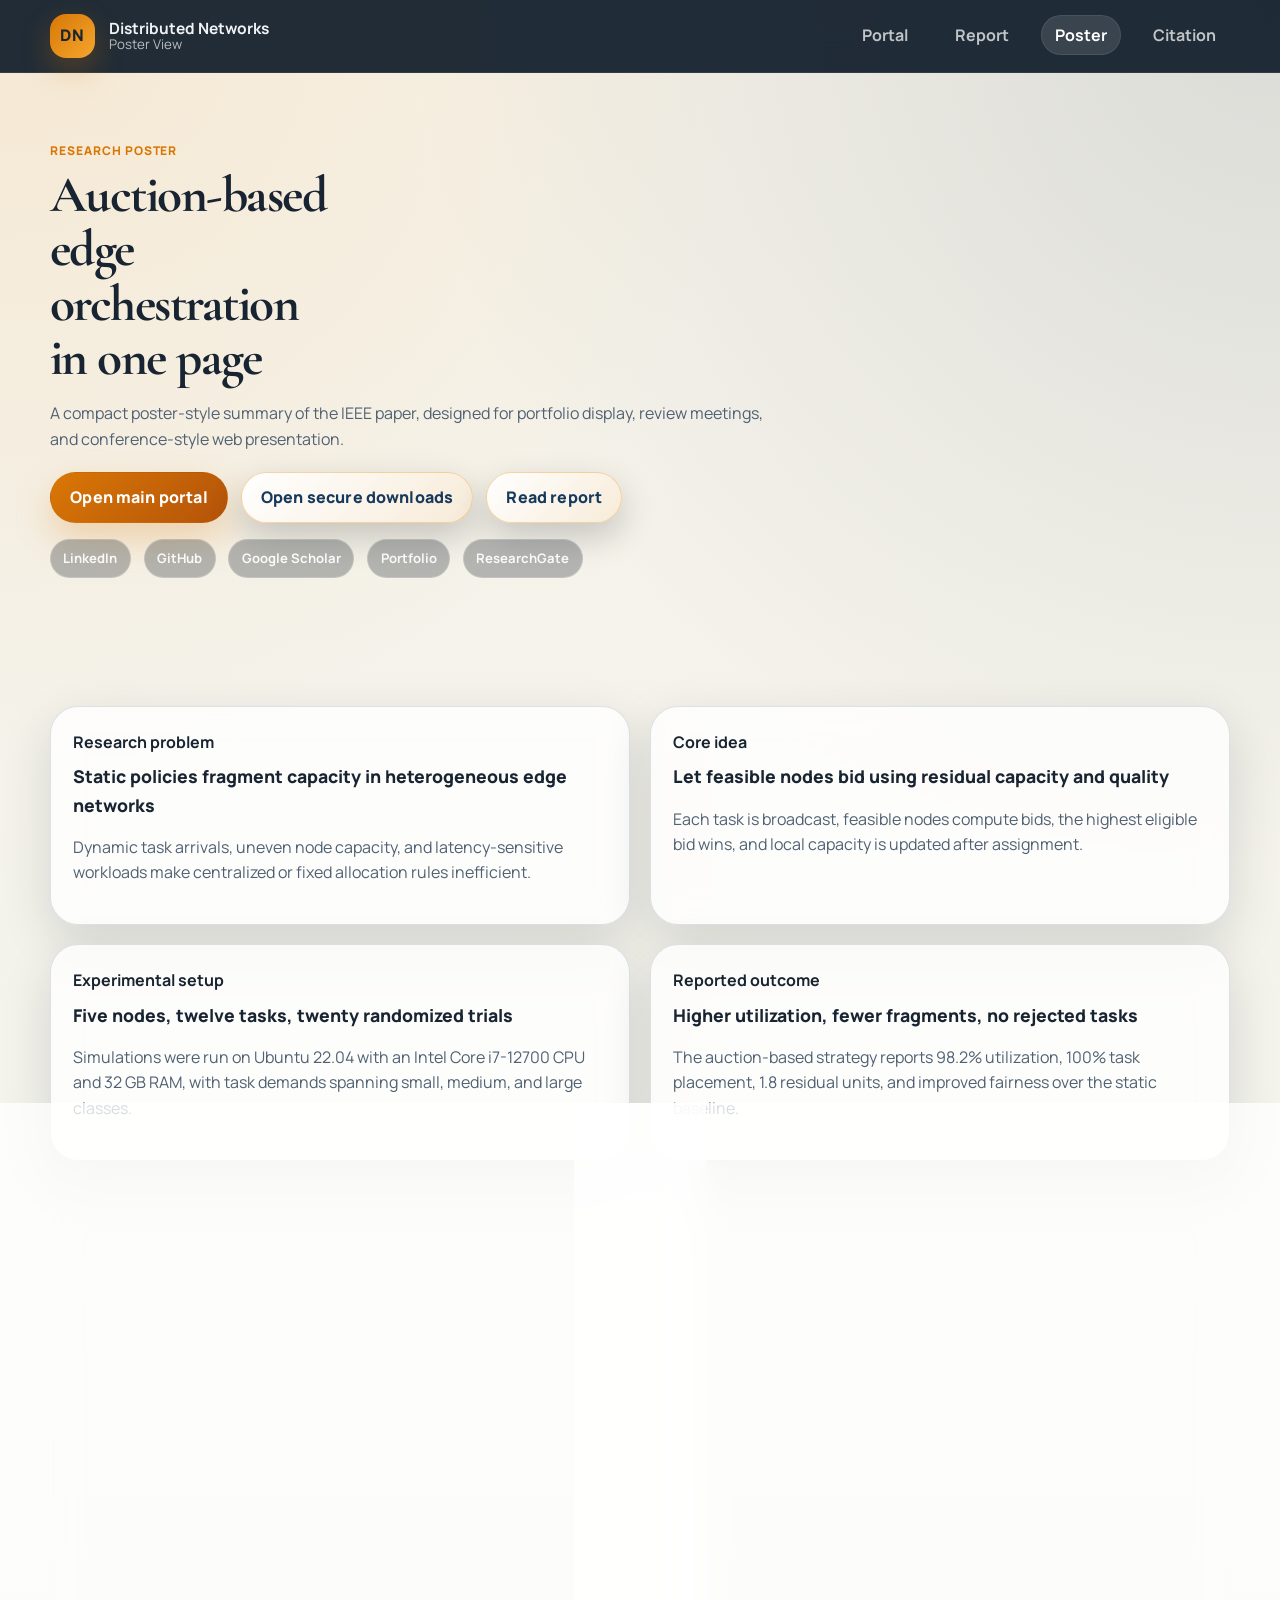
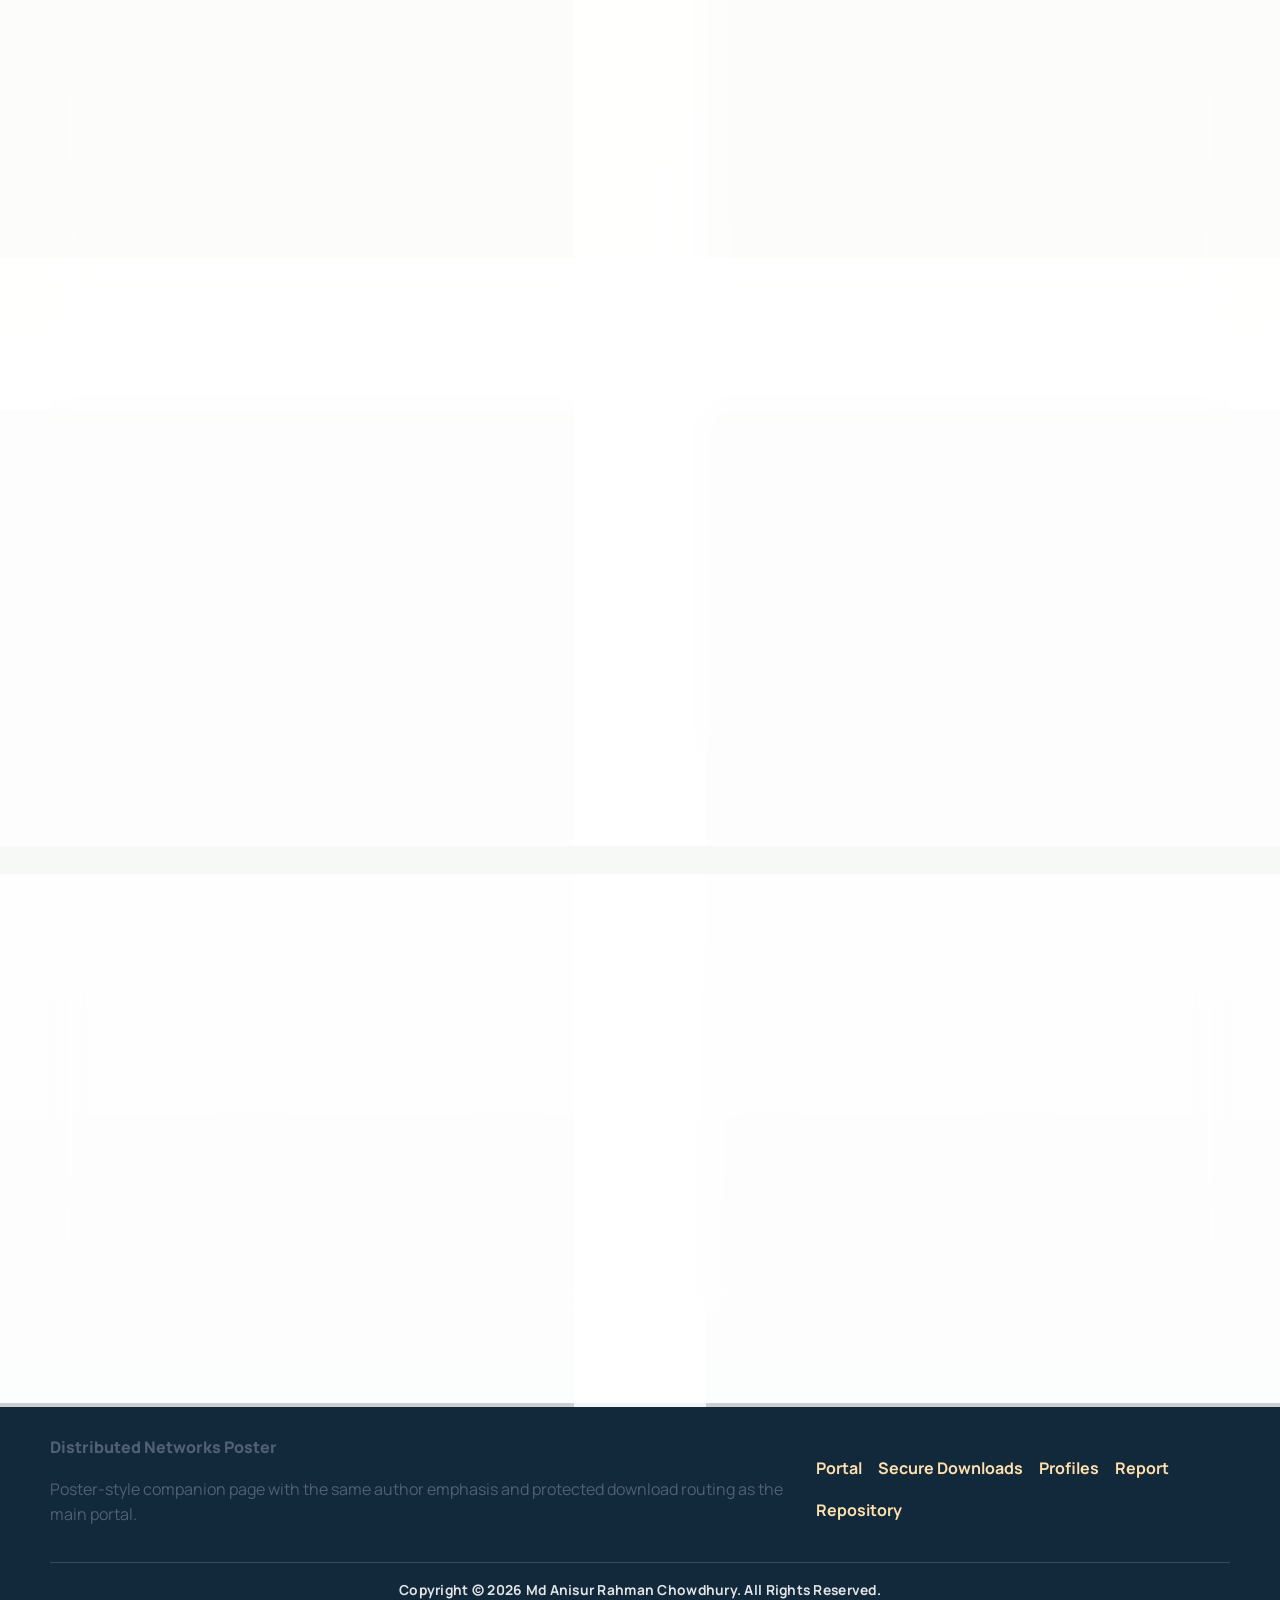
<file: docs/poster.html>
<!DOCTYPE html>
<html lang="en">
<head>
  <meta charset="UTF-8">
  <meta name="viewport" content="width=device-width, initial-scale=1.0">
  <title>Distributed Networks | Poster View</title>
  <meta name="description" content="Poster-style overview for the auction-based edge computing paper.">
  <link rel="preconnect" href="https://fonts.googleapis.com">
  <link rel="preconnect" href="https://fonts.gstatic.com" crossorigin>
  <link href="https://fonts.googleapis.com/css2?family=Cormorant+Garamond:wght@500;600;700&family=Manrope:wght@400;500;600;700;800&display=swap" rel="stylesheet">
  <link rel="stylesheet" href="styles.css">
  <script src="https://cdn.plot.ly/plotly-2.35.2.min.js" defer></script>
  <script src="script.js" defer></script>
</head>
<body class="poster-page">
  <div class="scroll-progress" id="scrollProgress"></div>

  <nav class="site-nav" id="siteNav">
    <div class="nav-shell">
      <a class="brand" href="index.html">
        <span class="brand-mark">DN</span>
        <span class="brand-copy">
          <strong>Distributed Networks</strong>
          <small>Poster View</small>
        </span>
      </a>
      <button class="nav-toggle" type="button" aria-label="Toggle navigation" onclick="toggleNav()">
        <span></span>
        <span></span>
        <span></span>
      </button>
      <ul class="nav-links" id="navLinks">
        <li><a href="index.html">Portal</a></li>
        <li><a href="report.html">Report</a></li>
        <li><a href="#poster">Poster</a></li>
        <li><a href="#citation">Citation</a></li>
      </ul>
    </div>
  </nav>

  <main id="poster">
    <section class="poster-hero">
      <div class="container">
        <p class="section-kicker" data-reveal>Research Poster</p>
        <h1 class="poster-title" data-reveal>Auction-based edge orchestration in one page</h1>
        <p class="poster-subtitle" data-reveal>
          A compact poster-style summary of the IEEE paper, designed for portfolio display, review meetings, and conference-style web presentation.
        </p>

        <div class="page-links" data-reveal>
          <a class="btn btn-primary" href="index.html">Open main portal</a>
          <a class="btn btn-secondary" href="index.html#download-gate">Open secure downloads</a>
          <a class="btn btn-secondary" href="report.html">Read report</a>
        </div>
        <div class="profile-pills compact-profile-pills" data-reveal>
          <a href="https://linkedin.com/in/md-anisur-rahman-chowdhury-15862420a" target="_blank" rel="noreferrer">LinkedIn</a>
          <a href="https://github.com/ANIS151993" target="_blank" rel="noreferrer">GitHub</a>
          <a href="https://scholar.google.com/citations?user=NQyywPoAAAAJ" target="_blank" rel="noreferrer">Google Scholar</a>
          <a href="https://marcbd.site" target="_blank" rel="noreferrer">Portfolio</a>
          <a href="https://researchgate.net/profile/Md-Anisur-Rahman-Chowdhury" target="_blank" rel="noreferrer">ResearchGate</a>
        </div>
      </div>
    </section>

    <section class="section">
      <div class="container">
        <div class="poster-grid">
          <article class="poster-panel" data-reveal>
            <strong>Research problem</strong>
            <h3>Static policies fragment capacity in heterogeneous edge networks</h3>
            <p>
              Dynamic task arrivals, uneven node capacity, and latency-sensitive workloads make centralized or fixed allocation rules inefficient.
            </p>
          </article>

          <article class="poster-panel" data-reveal>
            <strong>Core idea</strong>
            <h3>Let feasible nodes bid using residual capacity and quality</h3>
            <p>
              Each task is broadcast, feasible nodes compute bids, the highest eligible bid wins, and local capacity is updated after assignment.
            </p>
          </article>

          <article class="poster-panel" data-reveal>
            <strong>Experimental setup</strong>
            <h3>Five nodes, twelve tasks, twenty randomized trials</h3>
            <p>
              Simulations were run on Ubuntu 22.04 with an Intel Core i7-12700 CPU and 32 GB RAM, with task demands spanning small, medium, and large classes.
            </p>
          </article>

          <article class="poster-panel" data-reveal>
            <strong>Reported outcome</strong>
            <h3>Higher utilization, fewer fragments, no rejected tasks</h3>
            <p>
              The auction-based strategy reports 98.2% utilization, 100% task placement, 1.8 residual units, and improved fairness over the static baseline.
            </p>
          </article>
        </div>

        <div class="poster-grid">
          <article class="poster-panel" data-reveal>
            <img src="assets/images/framework-architecture-paper.png" alt="Paper architecture figure">
            <h3>Architecture snapshot</h3>
            <p>The paper’s original figure condenses the system architecture, optimization framing, and bidding workflow.</p>
          </article>

          <article class="poster-panel" data-reveal>
            <img src="assets/images/fairness-efficiency-paper.png" alt="Fairness and efficiency metrics figure">
            <h3>Outcome snapshot</h3>
            <p>Figure 5 captures the main message: better utilization and fairness with lower residual fragmentation.</p>
          </article>
        </div>

        <div class="poster-grid">
          <article class="poster-panel" data-reveal>
            <div class="plot-heading">
              <h3>Average metrics</h3>
              <span>Paper-grounded comparison</span>
            </div>
            <div id="performanceBarPlot" class="plot-surface"></div>
          </article>

          <article class="poster-panel" data-reveal>
            <div class="plot-heading">
              <h3>Task-volume trend</h3>
              <span>Digitized from Figure 6</span>
            </div>
            <div id="efficiencyTrendPlot" class="plot-surface"></div>
          </article>
        </div>
      </div>
    </section>

    <section class="section section-alt" id="citation">
      <div class="container">
        <div class="poster-grid">
          <article class="poster-panel" data-reveal>
            <strong>Researcher</strong>
            <h3>Md Anisur Rahman Chowdhury</h3>
            <p>
              Department of Computer and Information Science, Gannon University. This poster now points protected downloads back through the main portal and highlights every major public profile.
            </p>
            <div class="profile-pills compact-profile-pills">
              <a href="https://linkedin.com/in/md-anisur-rahman-chowdhury-15862420a" target="_blank" rel="noreferrer">LinkedIn</a>
              <a href="https://github.com/ANIS151993" target="_blank" rel="noreferrer">GitHub</a>
              <a href="https://scholar.google.com/citations?user=NQyywPoAAAAJ" target="_blank" rel="noreferrer">Google Scholar</a>
              <a href="https://marcbd.site" target="_blank" rel="noreferrer">Portfolio</a>
              <a href="https://researchgate.net/profile/Md-Anisur-Rahman-Chowdhury" target="_blank" rel="noreferrer">ResearchGate</a>
            </div>
          </article>

          <article class="poster-panel" data-reveal>
            <strong>BibTeX</strong>
            <pre class="citation-block" id="citationBlock">Loading citation.</pre>
          </article>
        </div>
      </div>
    </section>
  </main>

  <footer class="site-footer">
    <div class="container footer-grid">
      <div>
        <p class="footer-title">Distributed Networks Poster</p>
        <p>Poster-style companion page with the same author emphasis and protected download routing as the main portal.</p>
      </div>
      <div class="footer-links">
        <a href="index.html">Portal</a>
        <a href="index.html#download-gate">Secure Downloads</a>
        <a href="index.html#profiles">Profiles</a>
        <a href="report.html">Report</a>
        <a href="https://github.com/ANIS151993/Distributed-Networks" target="_blank" rel="noreferrer">Repository</a>
      </div>
    </div>
    <div class="copyright-bar">Copyright © 2026 Md Anisur Rahman Chowdhury. All Rights Reserved.</div>
  </footer>
</body>
</html>
</file>
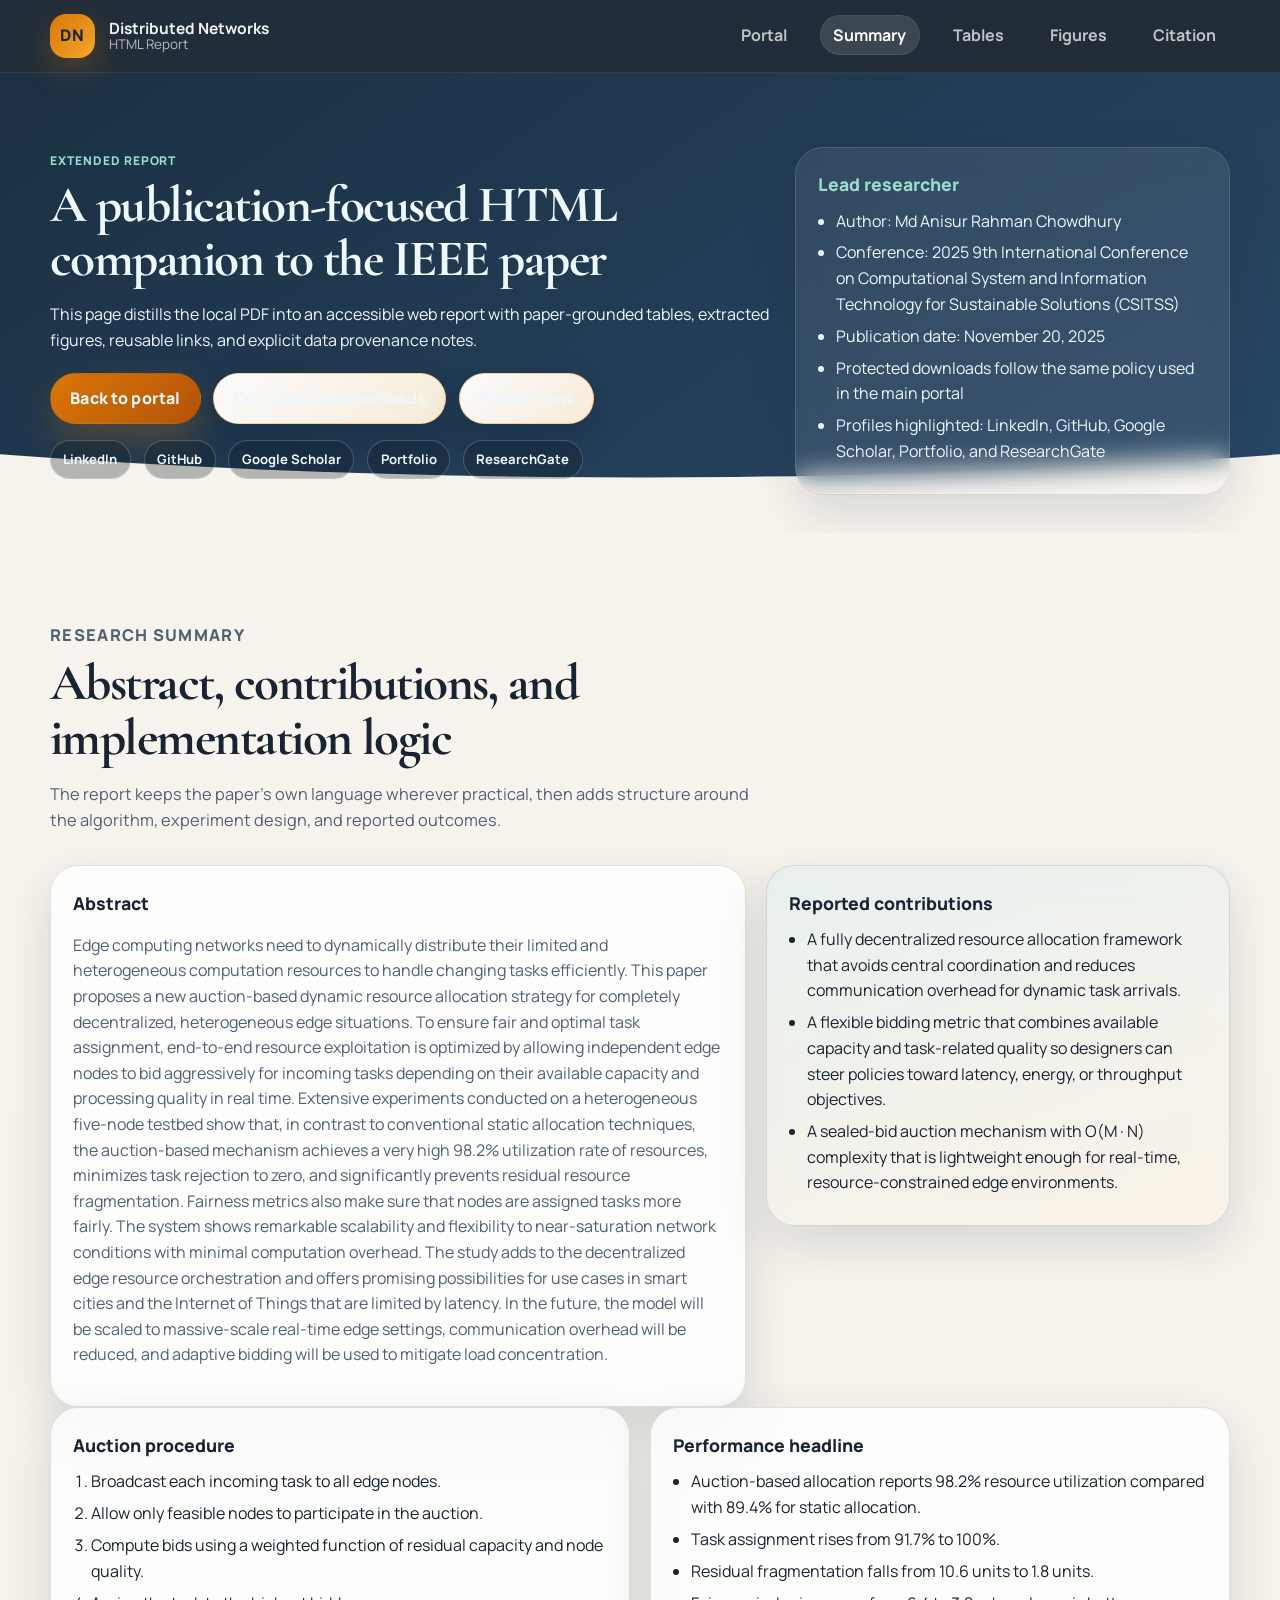
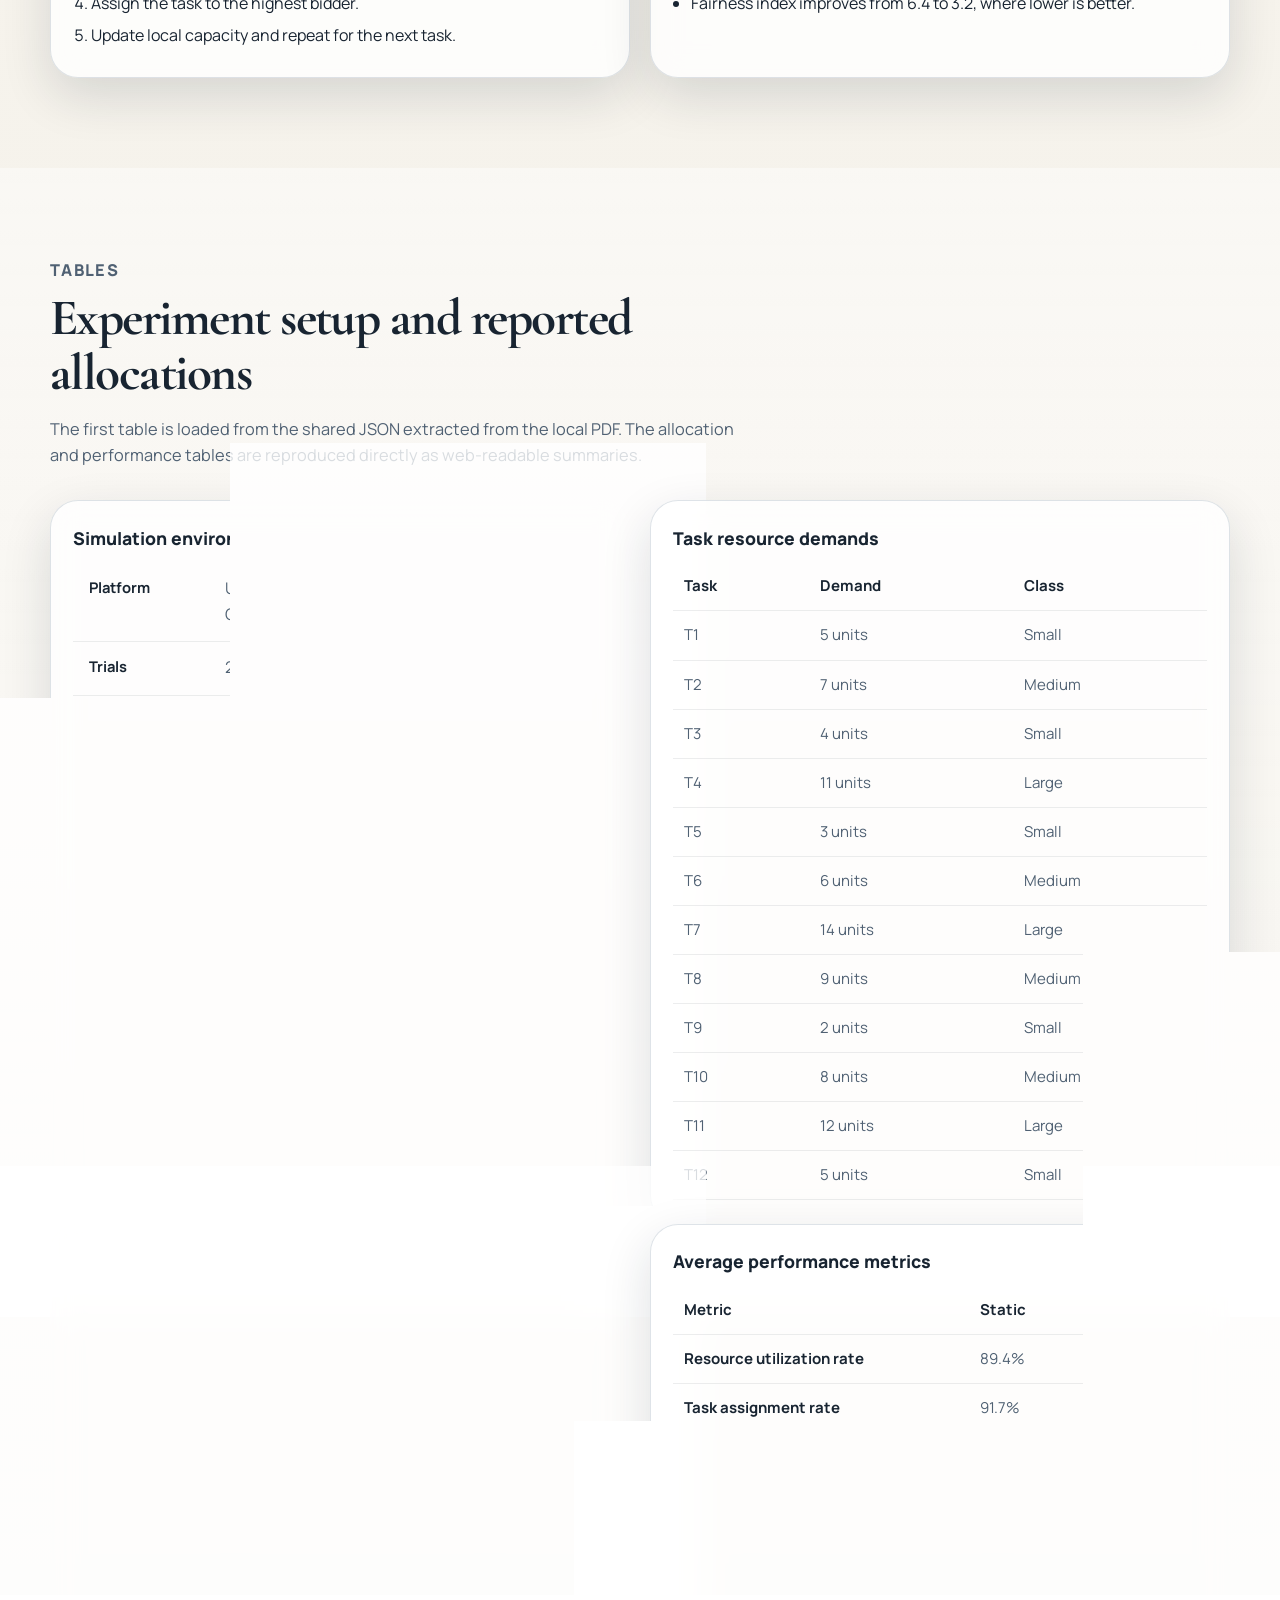
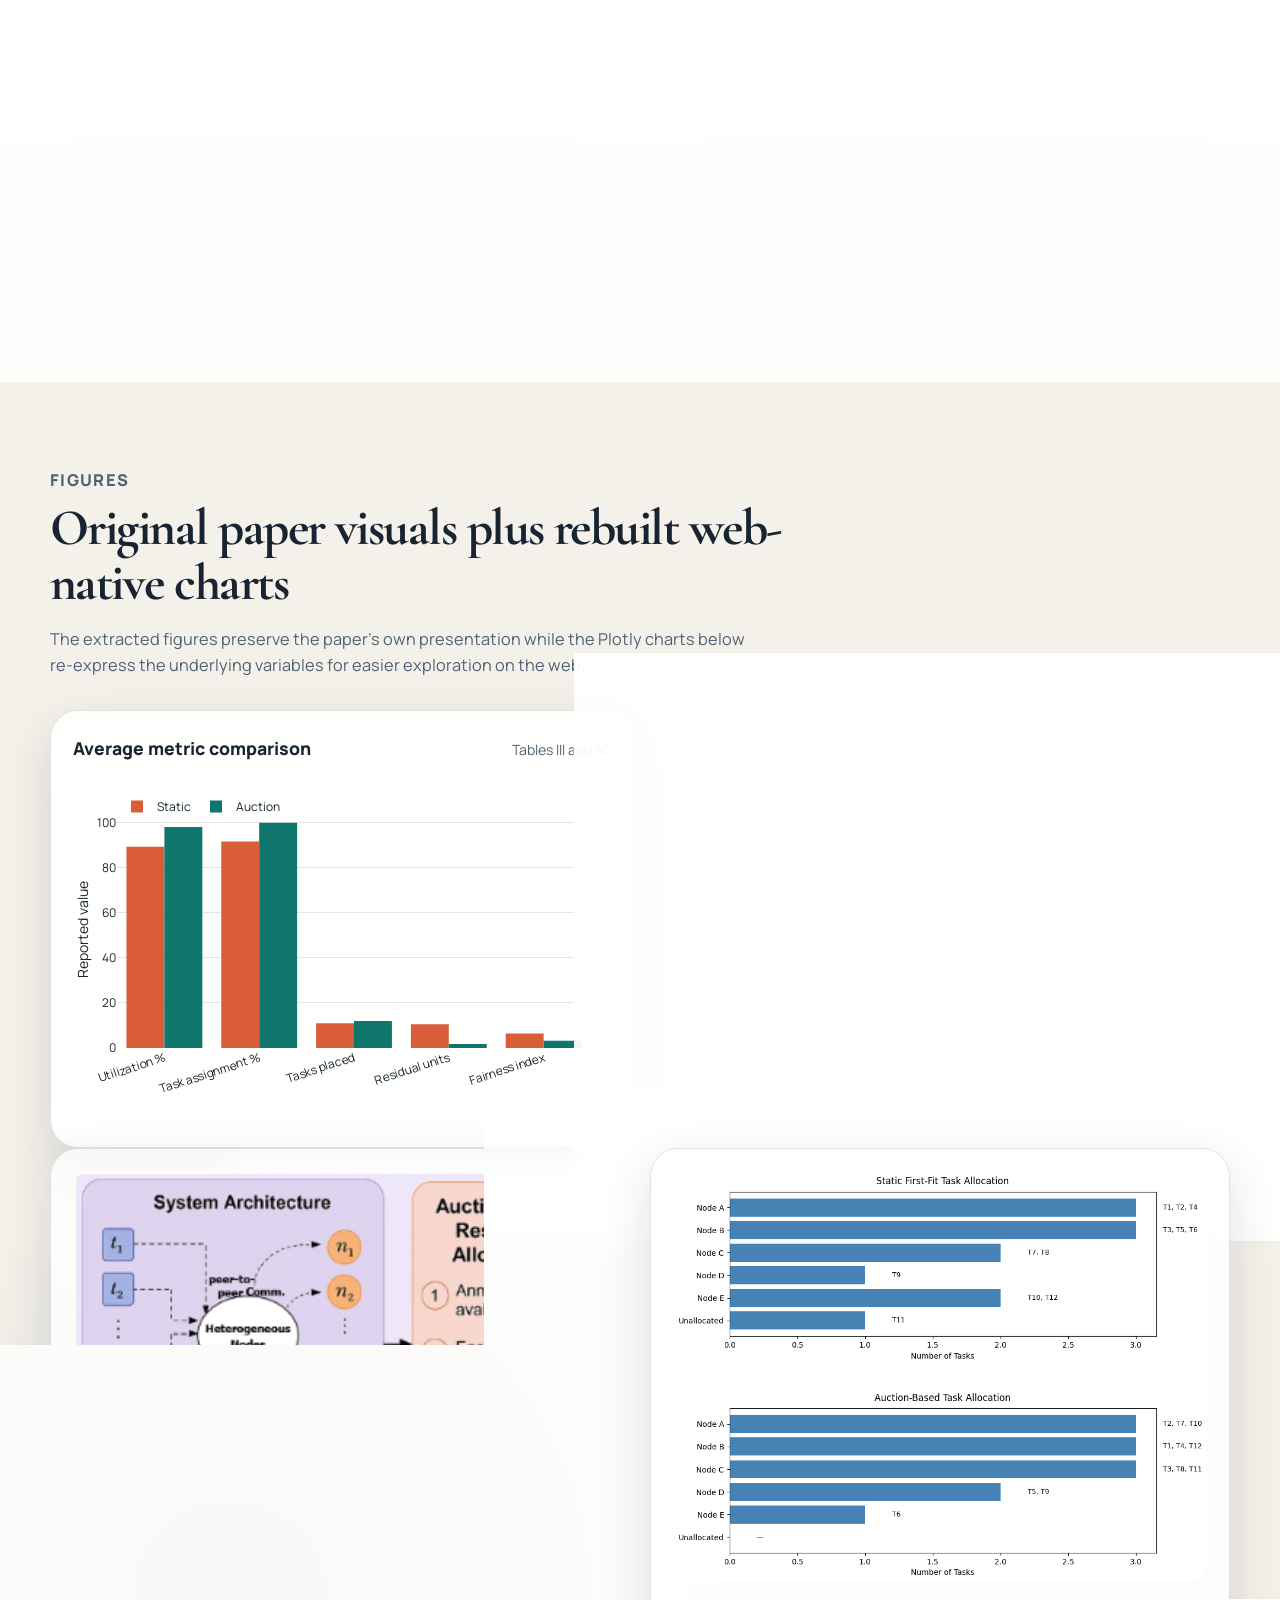
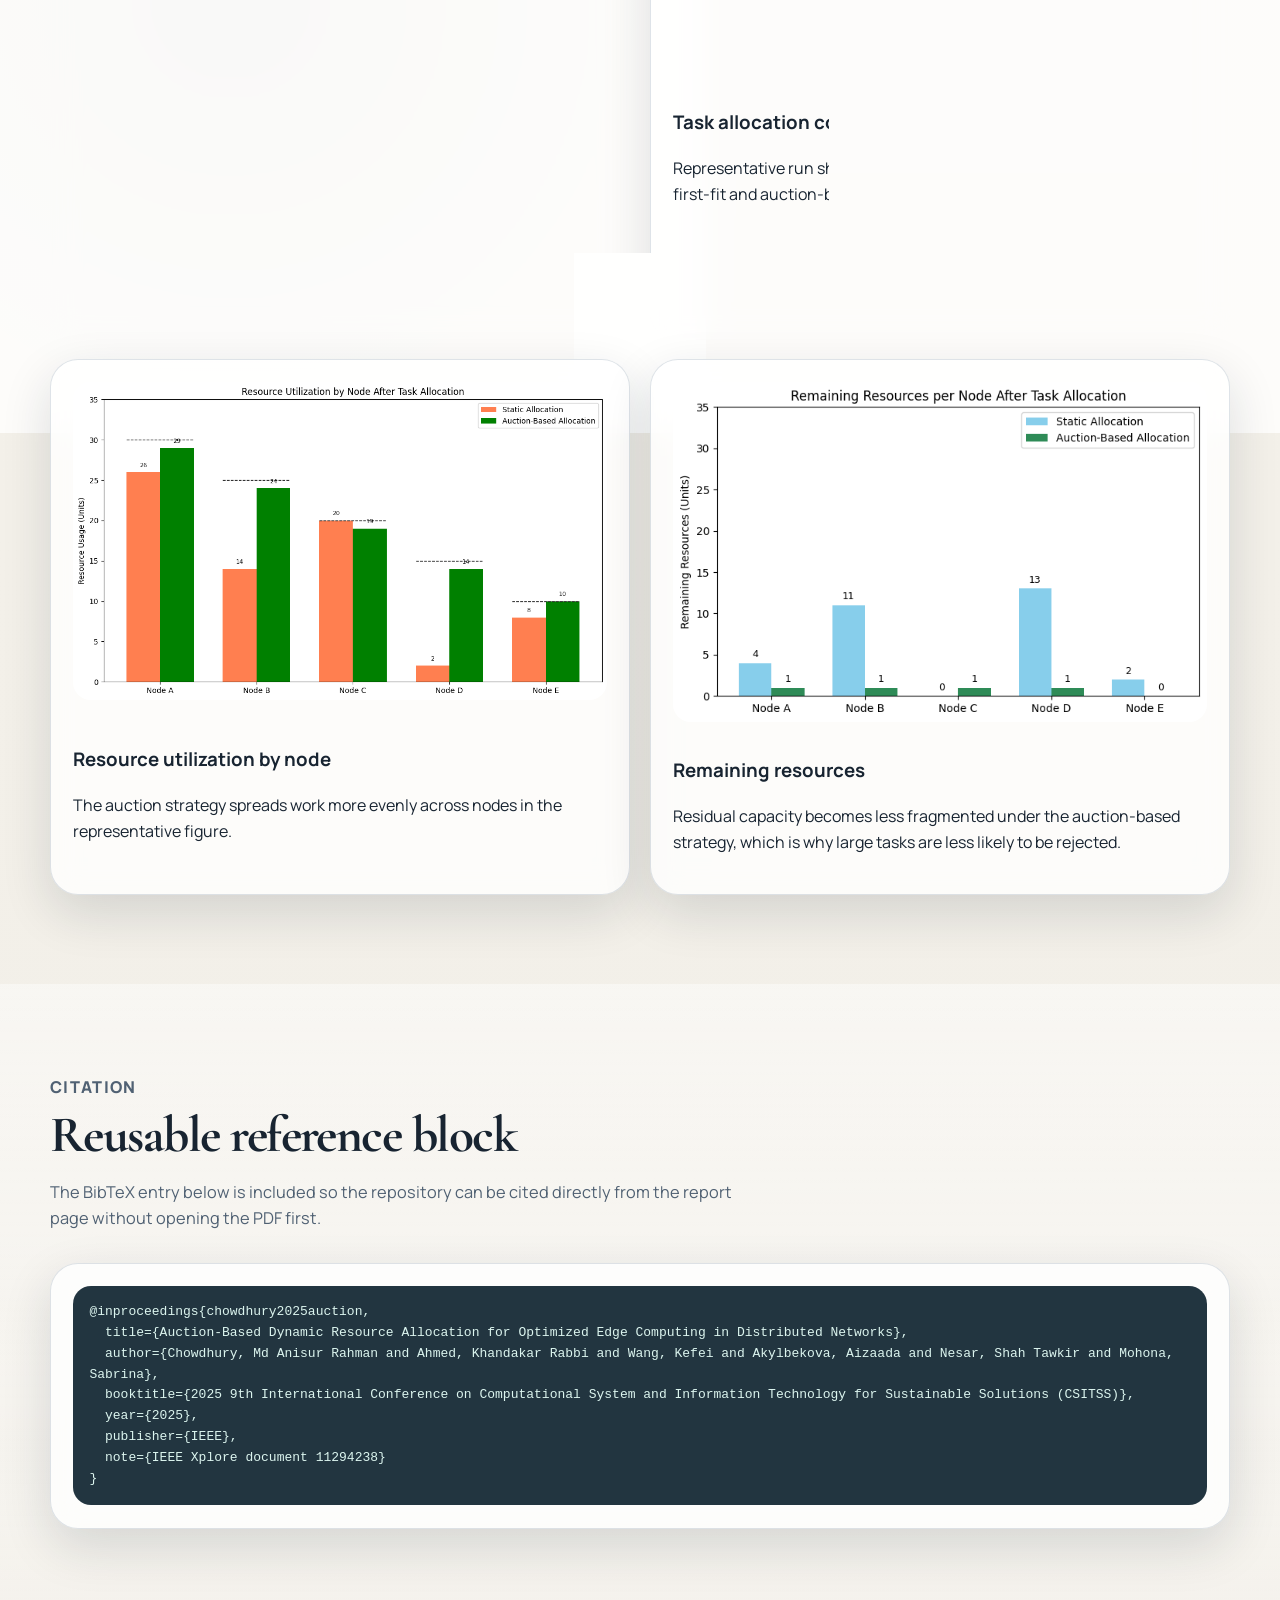
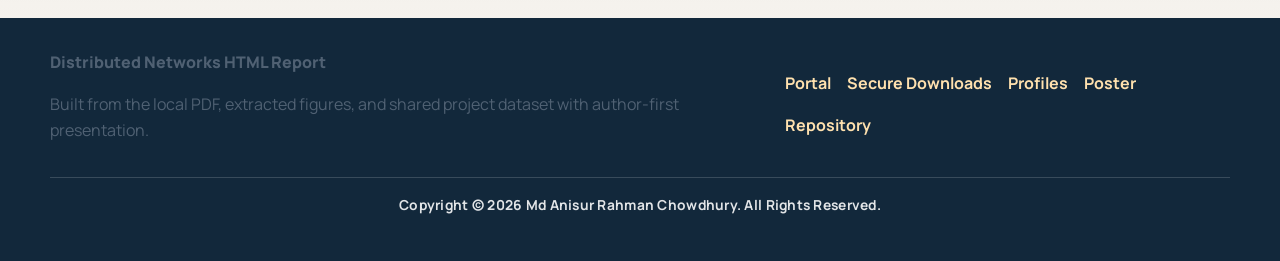
<file: docs/report.html>
<!DOCTYPE html>
<html lang="en">
<head>
  <meta charset="UTF-8">
  <meta name="viewport" content="width=device-width, initial-scale=1.0">
  <title>Distributed Networks | HTML Research Report</title>
  <meta name="description" content="Extended HTML report for the auction-based edge computing paper.">
  <link rel="preconnect" href="https://fonts.googleapis.com">
  <link rel="preconnect" href="https://fonts.gstatic.com" crossorigin>
  <link href="https://fonts.googleapis.com/css2?family=Cormorant+Garamond:wght@500;600;700&family=Manrope:wght@400;500;600;700;800&display=swap" rel="stylesheet">
  <link rel="stylesheet" href="styles.css">
  <script src="https://cdn.plot.ly/plotly-2.35.2.min.js" defer></script>
  <script src="script.js" defer></script>
</head>
<body class="page-shell">
  <div class="scroll-progress" id="scrollProgress"></div>

  <nav class="site-nav" id="siteNav">
    <div class="nav-shell">
      <a class="brand" href="index.html">
        <span class="brand-mark">DN</span>
        <span class="brand-copy">
          <strong>Distributed Networks</strong>
          <small>HTML Report</small>
        </span>
      </a>
      <button class="nav-toggle" type="button" aria-label="Toggle navigation" onclick="toggleNav()">
        <span></span>
        <span></span>
        <span></span>
      </button>
      <ul class="nav-links" id="navLinks">
        <li><a href="index.html">Portal</a></li>
        <li><a href="#summary">Summary</a></li>
        <li><a href="#tables">Tables</a></li>
        <li><a href="#figures">Figures</a></li>
        <li><a href="#citation">Citation</a></li>
      </ul>
    </div>
  </nav>

  <header class="page-hero">
    <div class="container page-hero-grid">
      <div data-reveal>
        <p class="section-kicker">Extended Report</p>
        <h1>A publication-focused HTML companion to the IEEE paper</h1>
        <p>
          This page distills the local PDF into an accessible web report with paper-grounded tables, extracted figures, reusable links, and explicit data provenance notes.
        </p>
        <div class="page-links">
          <a class="btn btn-primary" href="index.html">Back to portal</a>
          <a class="btn btn-secondary" href="index.html#download-gate">Open secure downloads</a>
          <a class="btn btn-secondary" href="poster.html">Poster view</a>
        </div>
        <div class="profile-pills compact-profile-pills">
          <a href="https://linkedin.com/in/md-anisur-rahman-chowdhury-15862420a" target="_blank" rel="noreferrer">LinkedIn</a>
          <a href="https://github.com/ANIS151993" target="_blank" rel="noreferrer">GitHub</a>
          <a href="https://scholar.google.com/citations?user=NQyywPoAAAAJ" target="_blank" rel="noreferrer">Google Scholar</a>
          <a href="https://marcbd.site" target="_blank" rel="noreferrer">Portfolio</a>
          <a href="https://researchgate.net/profile/Md-Anisur-Rahman-Chowdhury" target="_blank" rel="noreferrer">ResearchGate</a>
        </div>
      </div>

      <aside class="page-hero-panel" data-reveal>
        <h3>Lead researcher</h3>
        <ul class="list-tight">
          <li>Author: Md Anisur Rahman Chowdhury</li>
          <li>Conference: 2025 9th International Conference on Computational System and Information Technology for Sustainable Solutions (CSITSS)</li>
          <li>Publication date: November 20, 2025</li>
          <li>Protected downloads follow the same policy used in the main portal</li>
          <li>Profiles highlighted: LinkedIn, GitHub, Google Scholar, Portfolio, and ResearchGate</li>
        </ul>
      </aside>
    </div>
  </header>

  <main>
    <section class="section" id="summary">
      <div class="container">
        <div class="section-heading" data-reveal>
          <p class="section-kicker">Research Summary</p>
          <h2>Abstract, contributions, and implementation logic</h2>
          <p>
            The report keeps the paper’s own language wherever practical, then adds structure around the algorithm, experiment design, and reported outcomes.
          </p>
        </div>

        <div class="split-panel">
          <article class="card" data-reveal>
            <h3>Abstract</h3>
            <p id="abstractText">
              Edge computing networks need to dynamically distribute their limited and heterogeneous computation resources to handle changing tasks efficiently.
            </p>
          </article>

          <article class="callout-card accent-card" data-reveal>
            <h3>Reported contributions</h3>
            <ul class="list-tight" id="contributionsList">
              <li>Loading contributions from the shared research dataset.</li>
            </ul>
          </article>
        </div>

        <div class="report-grid">
          <article class="card" data-reveal>
            <h3>Auction procedure</h3>
            <ol class="step-list" id="algorithmSteps">
              <li>Loading methodology steps.</li>
            </ol>
          </article>

          <article class="card" data-reveal>
            <h3>Performance headline</h3>
            <ul class="list-tight">
              <li>Auction-based allocation reports 98.2% resource utilization compared with 89.4% for static allocation.</li>
              <li>Task assignment rises from 91.7% to 100%.</li>
              <li>Residual fragmentation falls from 10.6 units to 1.8 units.</li>
              <li>Fairness index improves from 6.4 to 3.2, where lower is better.</li>
            </ul>
          </article>
        </div>
      </div>
    </section>

    <section class="section section-alt" id="tables">
      <div class="container">
        <div class="section-heading" data-reveal>
          <p class="section-kicker">Tables</p>
          <h2>Experiment setup and reported allocations</h2>
          <p>
            The first table is loaded from the shared JSON extracted from the local PDF. The allocation and performance tables are reproduced directly as web-readable summaries.
          </p>
        </div>

        <div class="report-grid">
          <article class="card" data-reveal>
            <h3>Simulation environment</h3>
            <table class="stats-table">
              <tbody>
                <tr><th>Platform</th><td id="platformSpec">Ubuntu 22.04 on Intel Core i7-12700 CPU with 32 GB RAM</td></tr>
                <tr><th>Trials</th><td>20 randomized runs per scenario</td></tr>
                <tr><th>Nodes</th><td>5 heterogeneous edge nodes</td></tr>
                <tr><th>Tasks</th><td>12 computational tasks</td></tr>
                <tr><th>Demand classes</th><td>Small (2-5), Medium (6-10), Large (11-15)</td></tr>
              </tbody>
            </table>
          </article>

          <article class="card" data-reveal>
            <h3>Task resource demands</h3>
            <div class="table-wrap">
              <table class="stats-table compact" id="taskDemandTable">
                <thead>
                  <tr>
                    <th>Task</th>
                    <th>Demand</th>
                    <th>Class</th>
                  </tr>
                </thead>
                <tbody>
                  <tr><td colspan="3">Loading task data.</td></tr>
                </tbody>
              </table>
            </div>
          </article>
        </div>

        <div class="report-grid">
          <article class="card" data-reveal>
            <h3>Task allocation mapping</h3>
            <table class="stats-table compact">
              <thead>
                <tr>
                  <th>Node</th>
                  <th>Static first-fit</th>
                  <th>Auction-based</th>
                </tr>
              </thead>
              <tbody>
                <tr><th>Node A</th><td>T1, T2, T4</td><td>T2, T7, T10</td></tr>
                <tr><th>Node B</th><td>T3, T5, T6</td><td>T1, T4, T12</td></tr>
                <tr><th>Node C</th><td>T7, T8</td><td>T3, T8, T11</td></tr>
                <tr><th>Node D</th><td>T9</td><td>T5, T9</td></tr>
                <tr><th>Node E</th><td>T10, T12</td><td>T6</td></tr>
                <tr><th>Unallocated</th><td>T11</td><td>—</td></tr>
              </tbody>
            </table>
          </article>

          <article class="card" data-reveal>
            <h3>Average performance metrics</h3>
            <table class="stats-table compact">
              <thead>
                <tr>
                  <th>Metric</th>
                  <th>Static</th>
                  <th>Auction</th>
                </tr>
              </thead>
              <tbody>
                <tr><th>Resource utilization rate</th><td>89.4%</td><td>98.2%</td></tr>
                <tr><th>Task assignment rate</th><td>91.7%</td><td>100%</td></tr>
                <tr><th>Residual fragmentation</th><td>10.6 units</td><td>1.8 units</td></tr>
                <tr><th>Fairness index</th><td>6.4</td><td>3.2</td></tr>
                <tr><th>Tasks successfully placed</th><td>11/12</td><td>12/12</td></tr>
              </tbody>
            </table>
          </article>
        </div>

        <article class="notice-panel" data-reveal>
          <h3>Data integrity notes</h3>
          <ul class="list-tight" id="integrityNotes">
            <li>Loading provenance notes.</li>
          </ul>
        </article>
      </div>
    </section>

    <section class="section" id="figures">
      <div class="container">
        <div class="section-heading" data-reveal>
          <p class="section-kicker">Figures</p>
          <h2>Original paper visuals plus rebuilt web-native charts</h2>
          <p>
            The extracted figures preserve the paper’s own presentation while the Plotly charts below re-express the underlying variables for easier exploration on the web.
          </p>
        </div>

        <div class="chart-row">
          <article class="plot-card light" data-reveal>
            <div class="plot-heading">
              <h3>Average metric comparison</h3>
              <span>Tables III and IV</span>
            </div>
            <div id="performanceBarPlot" class="plot-surface"></div>
          </article>

          <article class="plot-card light" data-reveal>
            <div class="plot-heading">
              <h3>Utilization trend with growing task volume</h3>
              <span>Figure 6 approximation</span>
            </div>
            <div id="efficiencyTrendPlot" class="plot-surface"></div>
          </article>
        </div>

        <div class="report-grid">
          <article class="report-figure" data-reveal>
            <img src="assets/images/framework-architecture-paper.png" alt="Architecture figure from the paper">
            <div>
              <h3>Architecture</h3>
              <p>The original figure shows the system architecture, optimization framing, and the auction steps from announcement to resource updates.</p>
            </div>
          </article>

          <article class="report-figure" data-reveal>
            <img src="assets/images/task-allocation-comparison-paper.png" alt="Task allocation comparison figure">
            <div>
              <h3>Task allocation comparison</h3>
              <p>Representative run showing how task distribution differs between static first-fit and auction-based assignment.</p>
            </div>
          </article>

          <article class="report-figure" data-reveal>
            <img src="assets/images/resource-utilization-paper.png" alt="Resource utilization by node figure">
            <div>
              <h3>Resource utilization by node</h3>
              <p>The auction strategy spreads work more evenly across nodes in the representative figure.</p>
            </div>
          </article>

          <article class="report-figure" data-reveal>
            <img src="assets/images/remaining-resources-paper.png" alt="Remaining resources per node figure">
            <div>
              <h3>Remaining resources</h3>
              <p>Residual capacity becomes less fragmented under the auction-based strategy, which is why large tasks are less likely to be rejected.</p>
            </div>
          </article>
        </div>
      </div>
    </section>

    <section class="section section-alt" id="citation">
      <div class="container">
        <div class="section-heading" data-reveal>
          <p class="section-kicker">Citation</p>
          <h2>Reusable reference block</h2>
          <p>
            The BibTeX entry below is included so the repository can be cited directly from the report page without opening the PDF first.
          </p>
        </div>

        <article class="card" data-reveal>
          <pre class="citation-block" id="citationBlock">Loading citation.</pre>
        </article>
      </div>
    </section>
  </main>

  <footer class="site-footer">
    <div class="container footer-grid">
      <div>
        <p class="footer-title">Distributed Networks HTML Report</p>
        <p>Built from the local PDF, extracted figures, and shared project dataset with author-first presentation.</p>
      </div>
      <div class="footer-links">
        <a href="index.html">Portal</a>
        <a href="index.html#download-gate">Secure Downloads</a>
        <a href="index.html#profiles">Profiles</a>
        <a href="poster.html">Poster</a>
        <a href="https://github.com/ANIS151993/Distributed-Networks" target="_blank" rel="noreferrer">Repository</a>
      </div>
    </div>
    <div class="copyright-bar">Copyright © 2026 Md Anisur Rahman Chowdhury. All Rights Reserved.</div>
  </footer>
</body>
</html>
</file>
<file: docs/styles.css>
:root {
  --bg: #f2efe8;
  --bg-soft: #fbfaf7;
  --bg-dark: #12283b;
  --surface: rgba(255, 255, 255, 0.78);
  --surface-strong: rgba(255, 255, 255, 0.94);
  --surface-dark: rgba(9, 16, 25, 0.78);
  --stroke: rgba(23, 57, 92, 0.14);
  --stroke-strong: rgba(23, 57, 92, 0.24);
  --text: #182431;
  --text-soft: #506173;
  --text-invert: #eef7fb;
  --accent: #d97706;
  --accent-2: #17395c;
  --accent-3: #0f766e;
  --shadow: 0 18px 50px rgba(24, 36, 49, 0.14);
  --radius-lg: 28px;
  --radius-md: 20px;
  --radius-sm: 14px;
  --container: 1180px;
  --font-sans: "Manrope", sans-serif;
  --font-serif: "Cormorant Garamond", serif;
}

* {
  box-sizing: border-box;
}

html {
  scroll-behavior: smooth;
}

body {
  margin: 0;
  font-family: var(--font-sans);
  color: var(--text);
  background:
    radial-gradient(circle at top right, rgba(217, 119, 6, 0.08), transparent 28rem),
    radial-gradient(circle at 18% 72%, rgba(23, 57, 92, 0.08), transparent 26rem),
    linear-gradient(180deg, #f7f4ed 0%, var(--bg) 100%);
  line-height: 1.6;
}

img {
  display: block;
  max-width: 100%;
}

a {
  color: inherit;
  text-decoration: none;
}

button,
input,
select,
textarea {
  font: inherit;
}

pre {
  margin: 0;
}

.container {
  width: min(var(--container), calc(100vw - 2rem));
  margin: 0 auto;
}

.scroll-progress {
  position: fixed;
  inset: 0 auto auto 0;
  width: 0;
  height: 4px;
  background: linear-gradient(90deg, var(--accent), var(--accent-2));
  z-index: 1000;
}

.site-nav {
  position: sticky;
  top: 0;
  z-index: 999;
  backdrop-filter: blur(18px);
  background: rgba(15, 28, 41, 0.92);
  border-bottom: 1px solid rgba(255, 255, 255, 0.08);
  transition: background 180ms ease, box-shadow 180ms ease, border-color 180ms ease;
}

.site-nav.is-scrolled {
  background: rgba(10, 22, 34, 0.97);
  border-bottom-color: rgba(255, 255, 255, 0.12);
  box-shadow: 0 12px 36px rgba(9, 16, 25, 0.26);
}

.nav-shell {
  width: min(var(--container), calc(100vw - 2rem));
  margin: 0 auto;
  padding: 0.85rem 0;
  display: flex;
  align-items: center;
  justify-content: space-between;
  gap: 1rem;
}

.brand {
  display: inline-flex;
  align-items: center;
  gap: 0.9rem;
}

.brand-mark {
  width: 2.8rem;
  height: 2.8rem;
  border-radius: 16px;
  display: grid;
  place-items: center;
  background: linear-gradient(135deg, var(--accent), #f4a62d);
  color: #1b2530;
  font-weight: 800;
  letter-spacing: 0.08em;
  box-shadow: 0 12px 30px rgba(217, 119, 6, 0.28);
}

.brand-copy {
  display: flex;
  flex-direction: column;
  line-height: 1.1;
}

.brand-copy strong {
  font-size: 0.97rem;
  color: rgba(255, 255, 255, 0.94);
}

.brand-copy small {
  color: rgba(255, 255, 255, 0.68);
}

.nav-links {
  list-style: none;
  display: flex;
  align-items: center;
  gap: 1.2rem;
  margin: 0;
  padding: 0;
}

.nav-links a {
  padding: 0.55rem 0.85rem;
  border-radius: 999px;
  font-weight: 700;
  color: rgba(255, 255, 255, 0.72);
  transition: color 180ms ease, background 180ms ease;
}

.nav-links a:hover,
.nav-links a:focus-visible {
  color: #fff;
  background: rgba(255, 255, 255, 0.08);
}

.nav-links a.is-active {
  color: #fff;
  background: rgba(255, 255, 255, 0.12);
  box-shadow: inset 0 0 0 1px rgba(255, 255, 255, 0.08);
}

.nav-toggle {
  display: none;
  width: 3rem;
  height: 3rem;
  border: 1px solid rgba(255, 255, 255, 0.14);
  border-radius: 16px;
  background: rgba(255, 255, 255, 0.08);
  align-items: center;
  justify-content: center;
  flex-direction: column;
  gap: 0.25rem;
  cursor: pointer;
}

.nav-toggle span {
  width: 1.15rem;
  height: 2px;
  background: #fff;
}

.hero {
  position: relative;
  overflow: hidden;
  padding: 5.8rem 0 4rem;
}

.hero-backdrop {
  position: absolute;
  inset: 0;
  background:
    linear-gradient(135deg, rgba(18, 40, 59, 0.96) 0%, rgba(23, 57, 92, 0.92) 52%, rgba(15, 118, 110, 0.84) 100%);
  clip-path: ellipse(140% 85% at 50% 0%);
}

.hero::before,
.section-dark::before {
  content: "";
  position: absolute;
  inset: 0;
  background-image:
    linear-gradient(rgba(255, 255, 255, 0.045) 1px, transparent 1px),
    linear-gradient(90deg, rgba(255, 255, 255, 0.045) 1px, transparent 1px);
  background-size: 34px 34px;
  mask-image: linear-gradient(180deg, rgba(0, 0, 0, 0.75), transparent);
  pointer-events: none;
}

.hero-grid {
  position: relative;
  display: grid;
  grid-template-columns: minmax(0, 1.45fr) minmax(320px, 0.8fr);
  gap: 2rem;
  align-items: start;
  z-index: 1;
}

.hero-copy,
.hero-panel {
  position: relative;
  color: var(--text-invert);
}

.eyebrow-row {
  display: flex;
  flex-wrap: wrap;
  gap: 0.65rem;
  margin-bottom: 1.2rem;
}

.eyebrow {
  display: inline-flex;
  align-items: center;
  gap: 0.4rem;
  padding: 0.45rem 0.8rem;
  border-radius: 999px;
  font-size: 0.78rem;
  font-weight: 700;
  letter-spacing: 0.04em;
  text-transform: uppercase;
  background: rgba(255, 255, 255, 0.08);
  color: rgba(255, 255, 255, 0.88);
}

.eyebrow.accent {
  background: rgba(243, 181, 98, 0.18);
  color: #ffe4b8;
}

.researcher-ribbon {
  max-width: 36rem;
  padding: 1rem 1.1rem;
  border-radius: var(--radius-md);
  background: linear-gradient(135deg, rgba(255, 255, 255, 0.12), rgba(255, 255, 255, 0.06));
  border: 1px solid rgba(255, 255, 255, 0.16);
  box-shadow: 0 18px 42px rgba(9, 16, 25, 0.2);
  margin-bottom: 1.6rem;
}

.researcher-tag,
.section-kicker {
  display: inline-block;
  font-weight: 800;
  text-transform: uppercase;
  letter-spacing: 0.08em;
  font-size: 0.75rem;
}

.researcher-ribbon strong {
  display: block;
  margin-top: 0.35rem;
  font-size: 1.05rem;
}

.researcher-ribbon p {
  margin: 0.45rem 0 0;
  color: rgba(238, 247, 251, 0.82);
}

.hero h1,
.section-heading h2,
.page-hero h1,
.poster-title {
  margin: 0;
  font-family: var(--font-serif);
  line-height: 1.06;
  letter-spacing: -0.03em;
}

.hero h1 {
  max-width: 12.8ch;
  font-size: clamp(2.6rem, 6vw, 5rem);
}

.hero-summary {
  max-width: 43rem;
  margin: 1.3rem 0 0;
  font-size: 1.08rem;
  color: rgba(238, 247, 251, 0.84);
}

.hero-actions,
.profile-pills {
  display: flex;
  flex-wrap: wrap;
  gap: 0.8rem;
}

.hero-actions {
  margin-top: 1.7rem;
  align-items: center;
}

.profile-pills {
  margin-top: 1.25rem;
}

.profile-pills a {
  padding: 0.6rem 0.9rem;
  border-radius: 999px;
  border: 1px solid rgba(255, 255, 255, 0.2);
  background: rgba(12, 22, 34, 0.28);
  color: rgba(255, 255, 255, 0.92);
  font-weight: 700;
}

.profile-pills a:hover,
.profile-pills a:focus-visible {
  background: rgba(12, 22, 34, 0.44);
}

.hero-engagement-shell {
  margin-top: 1.6rem;
  padding: 1.1rem;
  border-radius: 28px;
  border: 1px solid rgba(255, 255, 255, 0.14);
  background: linear-gradient(145deg, rgba(8, 15, 24, 0.18), rgba(255, 255, 255, 0.06));
  box-shadow: 0 22px 52px rgba(9, 16, 25, 0.22);
}

.hero-engagement-intro {
  display: flex;
  align-items: end;
  justify-content: space-between;
  gap: 1rem;
  margin-bottom: 1rem;
}

.hero-engagement-kicker,
.hero-engagement-note {
  display: inline-flex;
  align-items: center;
  border-radius: 999px;
  font-size: 0.74rem;
  font-weight: 800;
  letter-spacing: 0.08em;
  text-transform: uppercase;
}

.hero-engagement-kicker {
  padding: 0.42rem 0.72rem;
  background: rgba(255, 225, 174, 0.14);
  color: #fff0c4;
}

.hero-engagement-intro p {
  margin: 0.55rem 0 0;
  color: rgba(248, 252, 255, 0.92);
  font-size: 0.97rem;
}

.hero-engagement-note {
  padding: 0.45rem 0.78rem;
  border: 1px solid rgba(255, 255, 255, 0.18);
  color: #fff3d1;
  background: rgba(9, 16, 25, 0.22);
}

.hero-engagement-grid {
  display: grid;
  grid-template-columns: repeat(3, minmax(0, 1fr));
  gap: 1rem;
}

.hero-engagement-card {
  position: relative;
  isolation: isolate;
  overflow: hidden;
  display: grid;
  gap: 0.85rem;
  min-height: 215px;
  padding: 1.15rem;
  border-radius: 24px;
  border: 1px solid rgba(255, 255, 255, 0.12);
  color: #fff;
  box-shadow: 0 20px 44px rgba(9, 16, 25, 0.24);
  transition: transform 180ms ease, border-color 180ms ease, box-shadow 180ms ease;
}

.hero-engagement-card::before {
  content: "";
  position: absolute;
  inset: -22%;
  z-index: -2;
  background: radial-gradient(circle at var(--spotlight-x, 50%) var(--spotlight-y, 30%), rgba(255, 244, 214, 0.14), transparent 34%);
  opacity: 0.6;
  transition: opacity 180ms ease;
}

.hero-engagement-card::after {
  content: "";
  position: absolute;
  inset: 0;
  z-index: -1;
  background-image:
    linear-gradient(rgba(255, 255, 255, 0.07) 1px, transparent 1px),
    linear-gradient(90deg, rgba(255, 255, 255, 0.06) 1px, transparent 1px);
  background-size: 26px 26px;
  opacity: 0.22;
}

.hero-engagement-story {
  background: linear-gradient(145deg, #17395c, #214a70);
}

.hero-engagement-results {
  background: linear-gradient(145deg, #0f766e, #165b73);
}

.hero-engagement-assets {
  background: linear-gradient(145deg, #7a4208, #c16e10);
}

.hero-engagement-card:hover,
.hero-engagement-card:focus-visible {
  transform: translateY(-6px) scale(1.01);
  border-color: rgba(255, 225, 174, 0.54);
  box-shadow: 0 26px 56px rgba(9, 16, 25, 0.3);
}

.hero-engagement-top {
  display: flex;
  align-items: center;
  gap: 0.8rem;
}

.hero-engagement-icon {
  display: inline-flex;
  align-items: center;
  justify-content: center;
  width: 2.35rem;
  height: 2.35rem;
  border-radius: 16px;
  background: rgba(255, 255, 255, 0.16);
  border: 1px solid rgba(255, 255, 255, 0.18);
  color: #fff6da;
  font-size: 0.84rem;
  font-weight: 900;
  letter-spacing: 0.08em;
  text-shadow: 0 2px 10px rgba(0, 0, 0, 0.2);
}

.hero-engagement-label {
  color: #fff0c4;
  font-size: 0.76rem;
  font-weight: 800;
  letter-spacing: 0.08em;
  text-transform: uppercase;
  text-shadow: 0 2px 10px rgba(0, 0, 0, 0.16);
}

.hero-engagement-card strong {
  font-size: 1.06rem;
  line-height: 1.36;
  color: #ffffff;
  text-shadow: 0 2px 12px rgba(0, 0, 0, 0.22);
}

.hero-engagement-card p {
  margin: 0;
  color: rgba(248, 251, 255, 0.94);
  font-size: 0.94rem;
  text-shadow: 0 2px 10px rgba(0, 0, 0, 0.14);
}

.hero-engagement-footer {
  margin-top: auto;
  display: flex;
  align-items: center;
  justify-content: space-between;
  gap: 0.75rem;
  padding-top: 0.35rem;
  color: #fff5de;
  font-size: 0.87rem;
  font-weight: 700;
  text-shadow: 0 2px 10px rgba(0, 0, 0, 0.16);
}

.hero-engagement-arrow {
  font-size: 1.05rem;
}

.btn {
  display: inline-flex;
  align-items: center;
  justify-content: center;
  gap: 0.5rem;
  min-height: 3rem;
  padding: 0.75rem 1.2rem;
  border-radius: 999px;
  border: 1px solid transparent;
  font-weight: 800;
  letter-spacing: 0.01em;
  text-decoration: none;
  transition: transform 180ms ease, box-shadow 180ms ease, background 180ms ease, border-color 180ms ease, color 180ms ease;
}

.btn:hover,
.btn:focus-visible {
  transform: translateY(-1px);
}

.btn:focus-visible,
.profile-pills a:focus-visible,
.nav-links a:focus-visible,
.hero-engagement-card:focus-visible {
  outline: 2px solid rgba(255, 225, 174, 0.92);
  outline-offset: 2px;
}

.btn-primary {
  color: white;
  background: linear-gradient(135deg, var(--accent), #b45309);
  box-shadow: 0 16px 36px rgba(217, 119, 6, 0.26);
}

.btn-secondary {
  color: var(--accent-2);
  background: linear-gradient(135deg, rgba(255, 255, 255, 0.98), #f7ebd8);
  border-color: rgba(243, 181, 98, 0.56);
  box-shadow: 0 14px 34px rgba(9, 16, 25, 0.2);
}

.btn-dark {
  color: white;
  background: linear-gradient(135deg, var(--accent-2), #214a70);
  box-shadow: 0 14px 34px rgba(23, 57, 92, 0.28);
}

.btn-block {
  width: 100%;
}

.btn:disabled {
  cursor: not-allowed;
  opacity: 0.52;
  transform: none;
  box-shadow: none;
}

.hero-panel {
  display: grid;
  gap: 1rem;
}

.author-spotlight,
.security-card,
.policy-card,
.resource-card,
.profile-card {
  border: 1px solid var(--stroke);
  border-radius: var(--radius-lg);
  background: var(--surface);
  backdrop-filter: blur(14px);
  box-shadow: var(--shadow);
  padding: 1.4rem;
  transition: transform 180ms ease, box-shadow 180ms ease, border-color 180ms ease;
}

.author-spotlight {
  color: var(--text-invert);
  border-color: rgba(255, 255, 255, 0.12);
  background: linear-gradient(160deg, rgba(255, 255, 255, 0.12), rgba(255, 255, 255, 0.07));
}

.author-spotlight-tag,
.resource-badge {
  display: inline-flex;
  align-items: center;
  padding: 0.4rem 0.72rem;
  border-radius: 999px;
  background: rgba(255, 225, 174, 0.14);
  color: #ffe1ae;
  font-size: 0.74rem;
  font-weight: 800;
  letter-spacing: 0.08em;
  text-transform: uppercase;
}

.author-spotlight h2 {
  margin: 0.7rem 0 0.5rem;
  font-family: var(--font-serif);
  font-size: clamp(1.8rem, 3vw, 2.4rem);
}

.author-spotlight p {
  margin: 0 0 1rem;
  color: rgba(238, 247, 251, 0.82);
}

.paper-preview-card,
.metric-stack,
.card,
.callout-card,
.visual-card,
.plot-card,
.mini-card,
.figure-card,
.notice-panel,
.metric-banner,
.faq-item,
.report-figure,
.poster-panel,
.page-hero-panel {
  backdrop-filter: blur(14px);
  box-shadow: var(--shadow);
  transition: transform 180ms ease, box-shadow 180ms ease, border-color 180ms ease, background 180ms ease;
}

.paper-preview-card,
.card,
.callout-card,
.visual-card,
.plot-card,
.mini-card,
.notice-panel,
.metric-banner,
.faq-item,
.report-figure,
.poster-panel,
.page-hero-panel {
  border: 1px solid var(--stroke);
  border-radius: var(--radius-lg);
  background: var(--surface);
}

.paper-preview-card {
  padding: 1rem;
}

.paper-preview-card img {
  width: 100%;
  border-radius: calc(var(--radius-lg) - 10px);
}

.metric-stack {
  display: grid;
  grid-template-columns: repeat(2, minmax(0, 1fr));
  gap: 0.85rem;
}

.metric-tile {
  padding: 1rem;
  border-radius: var(--radius-md);
  background: rgba(255, 255, 255, 0.08);
  border: 1px solid rgba(255, 255, 255, 0.12);
}

.metric-tile span,
.metric-banner span {
  display: block;
  font-size: 0.84rem;
  font-weight: 700;
  text-transform: uppercase;
  letter-spacing: 0.06em;
  color: rgba(238, 247, 251, 0.72);
}

.metric-tile strong {
  display: block;
  margin-top: 0.3rem;
  font-size: 1.65rem;
}

.metric-tile small {
  color: rgba(238, 247, 251, 0.78);
}

.section {
  position: relative;
  padding: 5.6rem 0;
}

.section-alt {
  background: linear-gradient(180deg, rgba(255, 255, 255, 0.45), rgba(255, 255, 255, 0.22));
}

.section-dark {
  position: relative;
  overflow: hidden;
  background:
    linear-gradient(180deg, #102430 0%, #123543 50%, #0f2c37 100%);
}

.section-heading {
  max-width: 48rem;
  margin-bottom: 2rem;
}

.section-kicker {
  color: var(--accent);
  margin: 0 0 0.5rem;
}

.section-heading h2,
.page-hero h1,
.poster-title {
  font-size: clamp(2rem, 4vw, 3.5rem);
}

.section-heading p,
.card p,
.callout-card p,
.plot-note,
.notice-panel p,
.page-hero p,
.poster-panel p,
.figure-card p,
.video-layout p,
.site-footer p {
  color: var(--text-soft);
}

.section-heading p {
  max-width: 44rem;
  font-size: 1.02rem;
}

.section-heading.invert,
.section-dark .section-kicker,
.section-dark h2,
.section-dark .section-heading p {
  color: var(--text-invert);
}

.section-dark .section-kicker {
  color: #9adccf;
}

.card-grid,
.analytics-grid,
.figure-gallery,
.faq-grid,
.metric-stack,
.chart-row,
.experiment-grid,
.report-grid,
.poster-grid {
  display: grid;
  gap: 1.2rem;
}

.three-up {
  grid-template-columns: repeat(3, minmax(0, 1fr));
}

.four-up {
  grid-template-columns: repeat(4, minmax(0, 1fr));
}

.card,
.callout-card,
.visual-card,
.plot-card,
.mini-card,
.notice-panel,
.metric-banner,
.figure-card,
.report-figure,
.poster-panel,
.page-hero-panel {
  padding: 1.4rem;
}

.card h3,
.callout-card h3,
.visual-header h3,
.plot-heading h3,
.figure-card h3,
.poster-panel h3,
.page-hero-panel h3,
.security-card h3,
.policy-card h3,
.resource-card h3,
.profile-card h3 {
  margin: 0 0 0.65rem;
  font-size: 1.1rem;
}

.card h3,
.callout-card h3,
.visual-header h3,
.plot-heading h3,
.figure-card h3,
.poster-panel h3,
.page-hero-panel h3,
.security-card h3,
.policy-card h3,
.resource-card h3,
.profile-card h3,
.metric-banner strong,
.footer-title {
  font-weight: 800;
}

.accent-card {
  background:
    linear-gradient(160deg, rgba(15, 118, 110, 0.09), rgba(217, 119, 6, 0.08)),
    var(--surface);
}

.split-panel,
.framework-layout,
.video-layout,
.page-hero-grid {
  display: grid;
  gap: 1.2rem;
  align-items: start;
}

.split-panel {
  grid-template-columns: minmax(0, 1.2fr) minmax(300px, 0.8fr);
  margin-top: 1.6rem;
}

.framework-layout {
  grid-template-columns: minmax(0, 1.05fr) minmax(320px, 0.95fr);
}

.visual-header,
.plot-heading {
  display: flex;
  align-items: baseline;
  justify-content: space-between;
  gap: 0.9rem;
  margin-bottom: 0.75rem;
}

.visual-header span,
.plot-heading span {
  color: var(--text-soft);
  font-size: 0.88rem;
}

.equation-strip {
  display: flex;
  flex-wrap: wrap;
  gap: 0.65rem;
  margin-bottom: 1rem;
}

.equation-chip,
.pill-btn {
  padding: 0.6rem 0.85rem;
  border-radius: 999px;
  font-size: 0.85rem;
  font-weight: 800;
}

.equation-chip {
  background: rgba(15, 118, 110, 0.08);
  color: var(--accent);
}

.step-list,
.list-tight,
.link-stack {
  margin: 0;
  padding-left: 1.1rem;
}

.step-list li,
.list-tight li {
  margin: 0.4rem 0;
}

.mini-card {
  text-align: left;
}

.mini-card strong {
  display: block;
  margin-bottom: 0.35rem;
}

.card:hover,
.callout-card:hover,
.visual-card:hover,
.plot-card:hover,
.mini-card:hover,
.notice-panel:hover,
.metric-banner:hover,
.figure-card:hover,
.report-figure:hover,
.poster-panel:hover,
.page-hero-panel:hover,
.security-card:hover,
.policy-card:hover,
.resource-card:hover,
.profile-card:hover {
  transform: translateY(-4px);
  border-color: rgba(23, 57, 92, 0.22);
  box-shadow: 0 24px 52px rgba(24, 36, 49, 0.16);
}

.experiment-grid {
  grid-template-columns: minmax(280px, 0.9fr) minmax(0, 1.1fr);
}

.stats-table {
  width: 100%;
  border-collapse: collapse;
}

.stats-table th,
.stats-table td {
  padding: 0.85rem 0.95rem;
  border-bottom: 1px solid rgba(16, 36, 48, 0.08);
  vertical-align: top;
}

.stats-table th {
  text-align: left;
  color: var(--text);
  font-size: 0.92rem;
}

.stats-table td {
  color: var(--text-soft);
}

.stats-table.compact th,
.stats-table.compact td {
  padding: 0.75rem 0.7rem;
  font-size: 0.94rem;
}

.table-wrap {
  overflow-x: auto;
}

.notice-panel ul {
  margin: 0;
}

.analytics-grid {
  grid-template-columns: repeat(2, minmax(0, 1fr));
}

.plot-card {
  background: rgba(255, 255, 255, 0.94);
}

.plot-card.light {
  background: rgba(255, 255, 255, 0.94);
}

.plot-surface {
  min-height: 340px;
  border-radius: calc(var(--radius-lg) - 8px);
  overflow: hidden;
}

.plot-toolbar {
  display: flex;
  flex-wrap: wrap;
  gap: 0.6rem;
  margin-bottom: 0.65rem;
}

.pill-btn {
  border: 1px solid rgba(16, 36, 48, 0.14);
  background: rgba(16, 36, 48, 0.05);
  color: var(--text);
  cursor: pointer;
}

.pill-btn.active {
  background: var(--accent);
  color: white;
  border-color: transparent;
}

.metrics-bar {
  display: grid;
  grid-template-columns: repeat(4, minmax(0, 1fr));
  gap: 0.85rem;
  margin-bottom: 1.2rem;
}

.metric-banner {
  background:
    linear-gradient(155deg, rgba(15, 118, 110, 0.08), rgba(217, 119, 6, 0.08)),
    rgba(255, 255, 255, 0.9);
}

.metric-banner span {
  color: var(--text-soft);
}

.metric-banner strong {
  display: block;
  margin-top: 0.35rem;
  font-size: 1.9rem;
}

.chart-row {
  grid-template-columns: repeat(2, minmax(0, 1fr));
}

.figure-gallery {
  grid-template-columns: repeat(2, minmax(0, 1fr));
  margin-top: 1.2rem;
}

.figure-card {
  display: grid;
  gap: 1rem;
}

.figure-card img,
.report-figure img,
.poster-panel img {
  width: 100%;
  border-radius: calc(var(--radius-lg) - 10px);
}

.field-label {
  display: block;
  margin-bottom: 0.5rem;
  font-weight: 700;
}

.select-control {
  width: 100%;
  min-height: 3rem;
  padding: 0.8rem 1rem;
  border-radius: 16px;
  border: 1px solid var(--stroke-strong);
  background: rgba(255, 255, 255, 0.9);
}

.task-explorer {
  margin-top: 1rem;
  padding: 1rem;
  border-radius: 18px;
  background: rgba(16, 36, 48, 0.05);
}

.task-explorer-grid {
  display: grid;
  grid-template-columns: repeat(2, minmax(0, 1fr));
  gap: 0.85rem;
}

.task-fact {
  padding: 0.9rem;
  border-radius: 18px;
  background: rgba(255, 255, 255, 0.75);
}

.task-fact span {
  display: block;
  color: var(--text-soft);
  font-size: 0.82rem;
  text-transform: uppercase;
  letter-spacing: 0.06em;
}

.task-fact strong {
  display: block;
  margin-top: 0.25rem;
  font-size: 1.12rem;
}

.video-layout {
  grid-template-columns: minmax(0, 1.25fr) minmax(320px, 0.75fr);
}

.video-frame {
  position: relative;
  overflow: hidden;
  border-radius: var(--radius-lg);
  box-shadow: var(--shadow);
  background: rgba(16, 36, 48, 0.18);
  min-height: 22rem;
}

.video-frame iframe {
  position: absolute;
  inset: 0;
  width: 100%;
  height: 100%;
  border: 0;
}

.link-stack {
  padding-left: 0;
  list-style: none;
}

.link-stack a {
  display: block;
  padding: 0.55rem 0;
  color: var(--accent-2);
  font-weight: 700;
}

.citation-block {
  padding: 1rem;
  min-height: 10rem;
  border-radius: 18px;
  background: rgba(16, 36, 48, 0.92);
  color: #dcf5ef;
  overflow-x: auto;
  white-space: pre-wrap;
}

.faq-grid {
  display: grid;
  gap: 0.85rem;
  margin-top: 1.2rem;
}

.faq-item summary {
  cursor: pointer;
  font-weight: 800;
}

.faq-item p {
  margin-bottom: 0;
}

.site-footer {
  padding: 2rem 0 2.8rem;
  background: #12283b;
  color: rgba(238, 247, 251, 0.84);
}

.footer-grid {
  display: flex;
  align-items: center;
  justify-content: space-between;
  gap: 1rem;
}

.footer-title {
  margin: 0 0 0.3rem;
}

.footer-links {
  display: flex;
  flex-wrap: wrap;
  gap: 1rem;
}

.footer-links a {
  color: #ffe1ae;
  font-weight: 700;
}

.copyright-bar {
  width: min(var(--container), calc(100vw - 2rem));
  margin: 1.1rem auto 0;
  padding-top: 1rem;
  border-top: 1px solid rgba(255, 255, 255, 0.16);
  color: rgba(255, 255, 255, 0.88);
  font-size: 0.86rem;
  font-weight: 700;
  letter-spacing: 0.02em;
  text-align: center;
}

.security-grid {
  display: grid;
  gap: 1.2rem;
  grid-template-columns: minmax(0, 1.12fr) minmax(280px, 0.88fr);
  align-items: start;
}

.security-actions {
  margin-top: 1.2rem;
}

.resource-grid,
.profile-grid {
  display: grid;
  gap: 1.2rem;
  grid-template-columns: repeat(auto-fit, minmax(240px, 1fr));
  margin-top: 1.2rem;
}

.resource-meta {
  display: flex;
  flex-wrap: wrap;
  gap: 0.55rem;
  margin-bottom: 0.8rem;
}

.pill {
  display: inline-flex;
  align-items: center;
  justify-content: center;
  padding: 0.4rem 0.72rem;
  border-radius: 999px;
  background: rgba(23, 57, 92, 0.08);
  color: var(--accent-2);
  font-size: 0.76rem;
  font-weight: 800;
  letter-spacing: 0.05em;
  text-transform: uppercase;
}

.pill.accent {
  background: rgba(217, 119, 6, 0.14);
  color: #8f4f07;
}

.policy-list {
  margin: 0;
  padding-left: 1.2rem;
}

.policy-list li {
  margin: 0.45rem 0;
  color: var(--text-soft);
}

.policy-note {
  margin: 1rem 0 0;
  padding: 0.9rem 1rem;
  border-radius: 18px;
  border: 1px solid rgba(217, 119, 6, 0.18);
  background: #fff8eb;
  color: #8f4f07;
  font-weight: 700;
}

.resource-card p,
.profile-card p {
  color: var(--text-soft);
}

.resource-card a,
.profile-card a {
  color: var(--accent-2);
  font-weight: 700;
  word-break: break-word;
}

.compact-profile-pills {
  margin-top: 1rem;
}

.compact-profile-pills a {
  padding: 0.5rem 0.78rem;
  font-size: 0.82rem;
}

.poster-panel .profile-pills a {
  background: rgba(23, 57, 92, 0.08);
  border-color: rgba(23, 57, 92, 0.14);
  color: var(--accent-2);
}

.page-shell {
  min-height: 100vh;
}

.page-hero {
  position: relative;
  padding: 4.6rem 0 2.4rem;
  overflow: hidden;
}

.page-hero::before {
  content: "";
  position: absolute;
  inset: 0;
  background: linear-gradient(145deg, rgba(18, 40, 59, 0.96), rgba(23, 57, 92, 0.92));
  clip-path: ellipse(150% 88% at 50% 0%);
}

.page-hero-grid {
  position: relative;
  z-index: 1;
  grid-template-columns: minmax(0, 1.25fr) minmax(320px, 0.75fr);
}

.page-hero,
.page-hero h1,
.page-hero p,
.page-hero a,
.page-hero li {
  color: var(--text-invert);
}

.page-hero-panel {
  background: rgba(255, 255, 255, 0.08);
  border-color: rgba(255, 255, 255, 0.12);
}

.page-hero .section-kicker,
.page-hero .page-hero-panel h3 {
  color: #9adccf;
}

.page-links {
  display: flex;
  flex-wrap: wrap;
  gap: 0.8rem;
  margin-top: 1.2rem;
}

.report-grid {
  grid-template-columns: repeat(2, minmax(0, 1fr));
}

.report-figure {
  display: grid;
  gap: 0.9rem;
}

.poster-page {
  background:
    radial-gradient(circle at top left, rgba(243, 181, 98, 0.16), transparent 22%),
    radial-gradient(circle at top right, rgba(23, 57, 92, 0.12), transparent 25%),
    linear-gradient(180deg, #f6f2e8, #eef4f3);
}

.poster-hero {
  padding: 4rem 0 2.4rem;
}

.poster-title {
  max-width: 12ch;
}

.poster-subtitle {
  max-width: 45rem;
  color: var(--text-soft);
}

.poster-grid {
  grid-template-columns: repeat(2, minmax(0, 1fr));
}

.poster-panel strong {
  display: inline-block;
  margin-bottom: 0.45rem;
}

body.gate-locked {
  overflow: hidden;
}

.is-hidden {
  display: none !important;
}

.gate-overlay {
  position: fixed;
  inset: 0;
  z-index: 9000;
  display: flex;
  align-items: center;
  justify-content: center;
  padding: 18px;
  background: rgba(9, 16, 25, 0.68);
  backdrop-filter: blur(8px);
}

.gate-modal {
  width: min(100%, 560px);
  max-height: min(92vh, 760px);
  overflow: auto;
  padding: 26px;
  border-radius: 24px;
  background: #fff;
  box-shadow: 0 28px 70px rgba(9, 16, 25, 0.3);
}

.gate-head {
  display: flex;
  justify-content: space-between;
  gap: 14px;
  align-items: start;
  margin-bottom: 18px;
}

.gate-head h3 {
  margin: 0 0 4px;
  color: var(--accent-2);
  font-size: 1.35rem;
}

.gate-head p {
  margin: 0;
  color: var(--text-soft);
}

.gate-close {
  border: 0;
  background: transparent;
  color: var(--text-soft);
  cursor: pointer;
  font-size: 1.5rem;
  line-height: 1;
}

.gate-steps {
  display: grid;
  gap: 14px;
}

.download-step {
  padding: 18px;
  border: 1px solid rgba(216, 207, 191, 0.84);
  border-radius: 20px;
}

.download-step h4 {
  margin: 0 0 8px;
  color: var(--accent-2);
}

.step-badge {
  display: inline-flex;
  align-items: center;
  justify-content: center;
  margin-bottom: 10px;
  padding: 6px 10px;
  border-radius: 999px;
  background: rgba(23, 57, 92, 0.08);
  color: var(--accent-2);
  font-size: 0.78rem;
  font-weight: 900;
  letter-spacing: 0.08em;
  text-transform: uppercase;
}

.gate-check {
  display: flex;
  gap: 10px;
  align-items: start;
  margin-top: 12px;
  color: var(--text-soft);
}

.gate-actions {
  margin-top: 14px;
  display: grid;
  gap: 10px;
}

.gate-input {
  width: 100%;
  margin-top: 12px;
  padding: 12px 14px;
  border-radius: 12px;
  border: 1px solid rgba(216, 207, 191, 0.9);
  background: #fff;
}

.gate-error {
  margin-top: 10px;
  color: #b42318;
  font-size: 0.85rem;
  font-weight: 800;
}

.download-links {
  display: grid;
  gap: 12px;
  margin-top: 14px;
}

.download-links a {
  display: inline-flex;
  align-items: center;
  justify-content: center;
  text-align: center;
}

.email-template {
  margin-top: 12px;
  padding: 12px;
  border-radius: 18px;
  border: 1px solid rgba(216, 207, 191, 0.84);
  background: #f8f4ea;
  color: var(--text-soft);
  white-space: pre-wrap;
}

.copy-btn {
  margin-top: 12px;
  border: 0;
  border-radius: 999px;
  padding: 0.75rem 1rem;
  background: rgba(23, 57, 92, 0.08);
  color: var(--accent-2);
  font-weight: 800;
  cursor: pointer;
}

[data-reveal] {
  opacity: 0;
  transform: translateY(18px);
  transition: opacity 500ms ease, transform 500ms ease;
}

[data-reveal].is-visible {
  opacity: 1;
  transform: translateY(0);
}

@media (max-width: 1080px) {
  .hero-grid,
  .framework-layout,
  .video-layout,
  .page-hero-grid,
  .split-panel,
  .security-grid,
  .experiment-grid,
  .chart-row {
    grid-template-columns: 1fr;
  }

  .three-up,
  .four-up,
  .analytics-grid,
  .report-grid,
  .poster-grid,
  .resource-grid,
  .profile-grid,
  .figure-gallery,
  .hero-engagement-grid,
  .metrics-bar {
    grid-template-columns: repeat(2, minmax(0, 1fr));
  }
}

@media (max-width: 760px) {
  .nav-toggle {
    display: inline-flex;
  }

  .nav-links {
    position: absolute;
    top: calc(100% + 0.35rem);
    right: 1rem;
    left: 1rem;
    flex-direction: column;
    align-items: flex-start;
    padding: 1rem;
    border-radius: 22px;
    background: rgba(10, 22, 34, 0.96);
    border: 1px solid rgba(255, 255, 255, 0.1);
    box-shadow: var(--shadow);
    display: none;
  }

  .nav-links.open {
    display: flex;
  }

  .hero {
    padding-top: 4.5rem;
  }

  .hero h1 {
    max-width: none;
  }

  .hero-engagement-intro {
    flex-direction: column;
    align-items: flex-start;
  }

  .metric-stack,
  .three-up,
  .four-up,
  .analytics-grid,
  .report-grid,
  .poster-grid,
  .resource-grid,
  .profile-grid,
  .figure-gallery,
  .hero-engagement-grid,
  .metrics-bar,
  .task-explorer-grid {
    grid-template-columns: 1fr;
  }

  .footer-grid {
    flex-direction: column;
    align-items: flex-start;
  }
}
</file>
